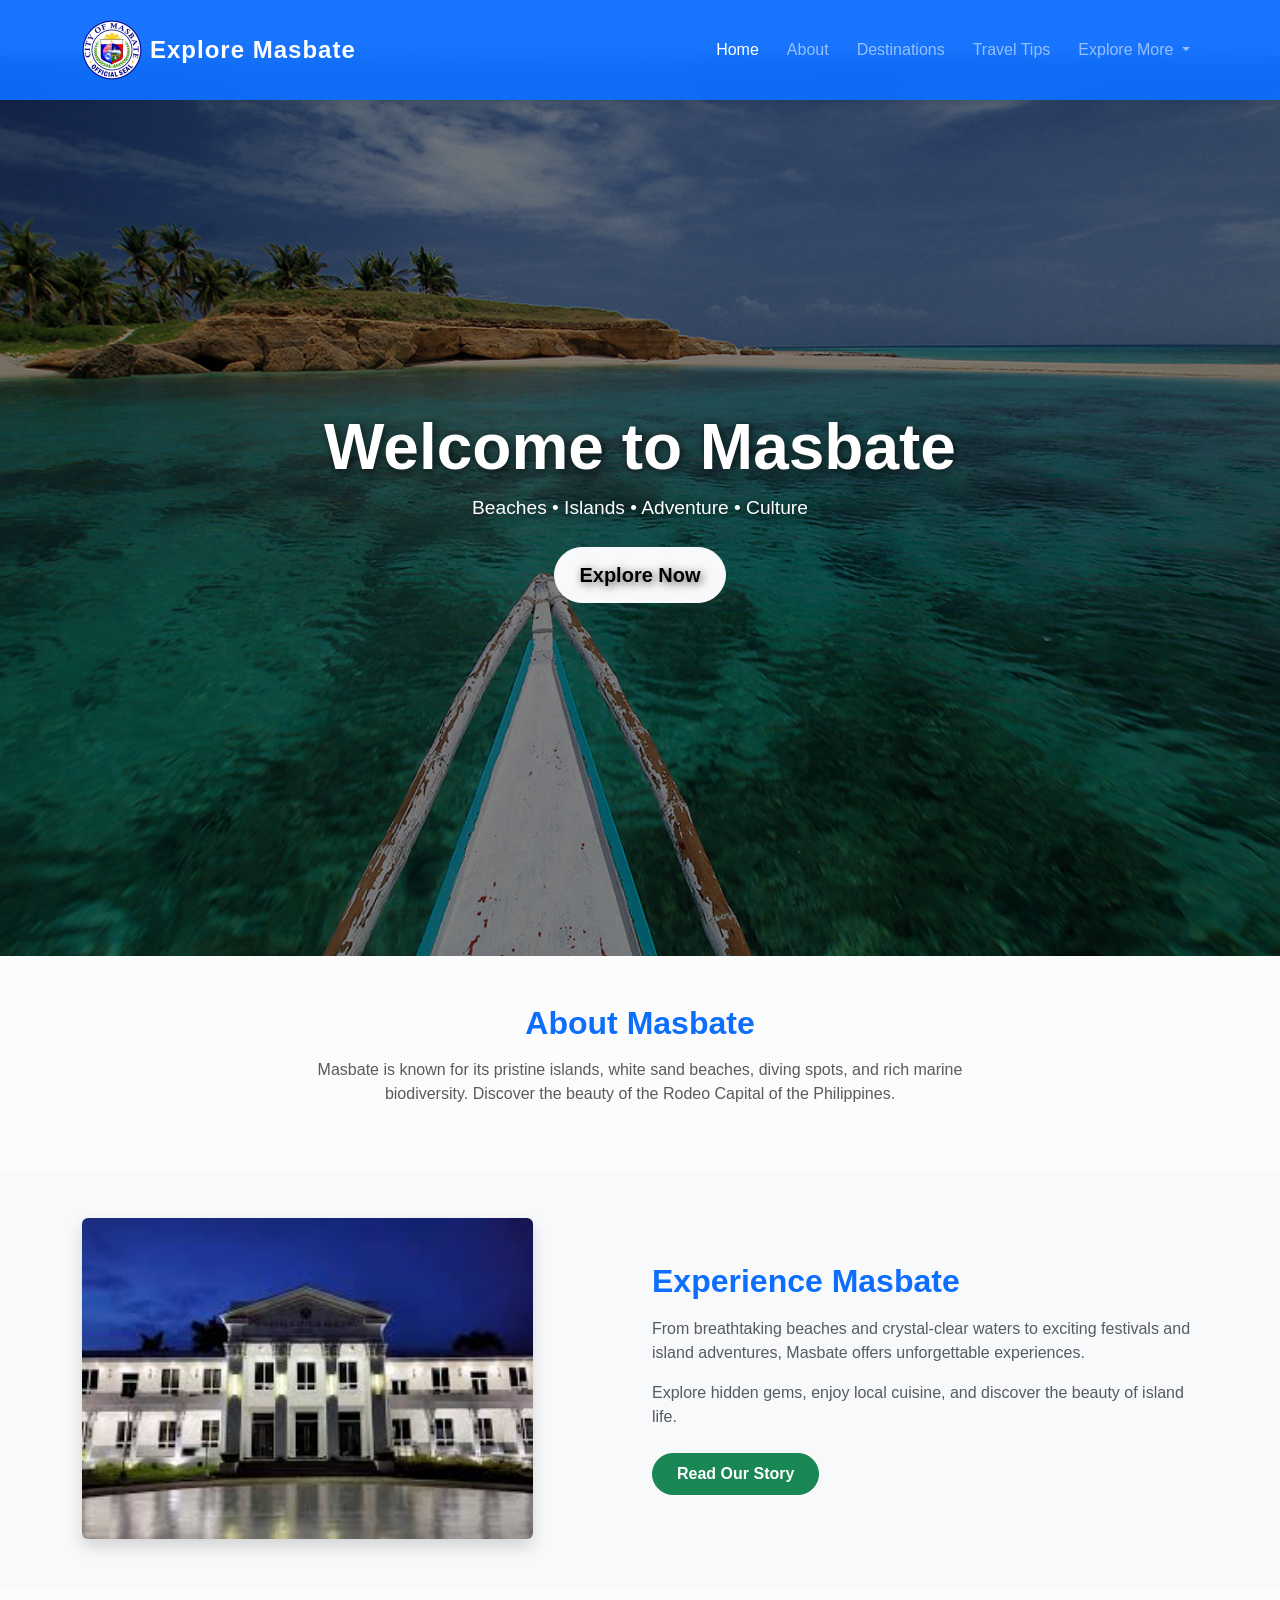
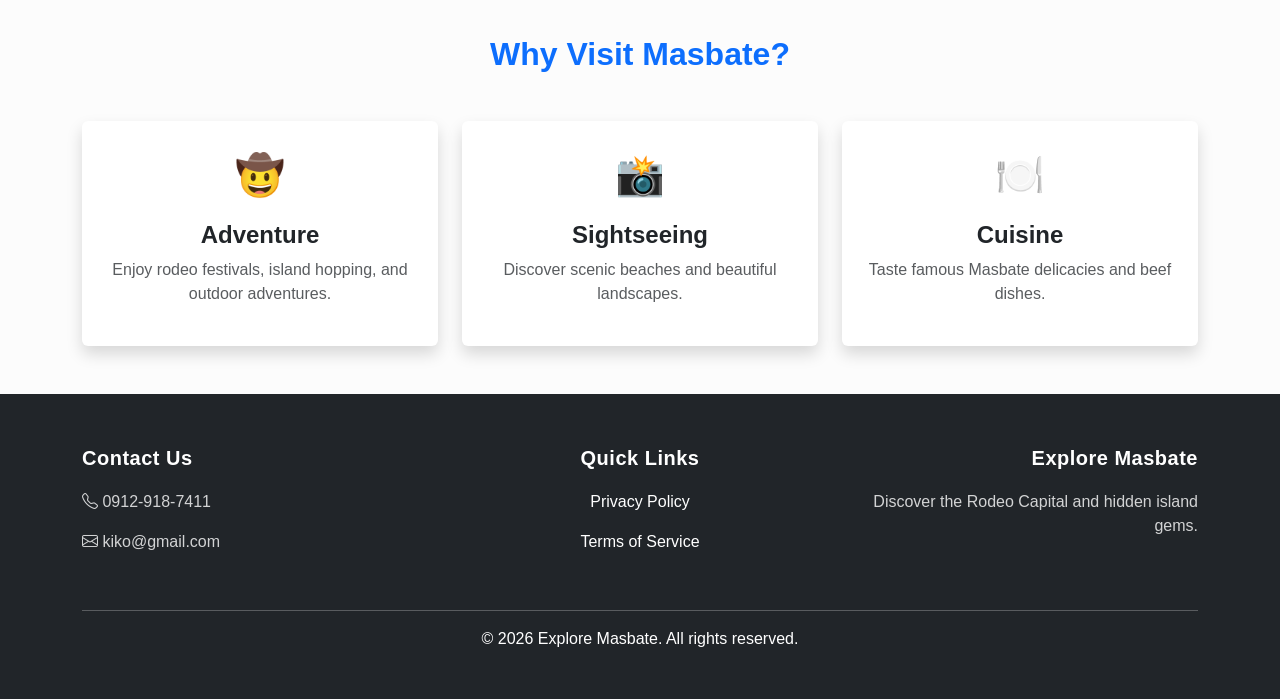
<file: index.html>
<!DOCTYPE html>
<html lang="en">
<head>
  <meta charset="UTF-8" />
  <meta name="viewport" content="width=device-width, initial-scale=1.0" />

  <title>Explore Masbate</title>

  <link
    href="https://cdn.jsdelivr.net/npm/bootstrap@5.3.2/dist/css/bootstrap.min.css"
    rel="stylesheet"
  />

  <link
    rel="stylesheet"
    href="https://cdn.jsdelivr.net/npm/bootstrap-icons@1.11.1/font/bootstrap-icons.css"
  />

  <link rel="stylesheet" href="style/style.css" />
</head>

<body>

  <nav class="navbar navbar-expand-lg navbar-dark bg-primary shadow-sm fixed-top">
    <div class="container">

      <a class="navbar-brand fw-bold d-flex align-items-center" href="index.html">
        <img
          src="image/image21.png"
          alt="Logo"
          width="60"
          class="me-2"
        />
        Explore Masbate
      </a>

      <button
        class="navbar-toggler"
        type="button"
        data-bs-toggle="collapse"
        data-bs-target="#navMenu"
      >
        <span class="navbar-toggler-icon"></span>
      </button>

      <div class="collapse navbar-collapse" id="navMenu">

        <ul class="navbar-nav ms-auto">

          <li class="nav-item">
            <a class="nav-link active" href="index.html">Home</a>
          </li>

          <li class="nav-item">
            <a class="nav-link" href="about.html">About</a>
          </li>

          <li class="nav-item">
            <a class="nav-link" href="destination.html">Destinations</a>
          </li>

          <li class="nav-item">
            <a class="nav-link" href="travel_tips.html">Travel Tips</a>
          </li>

          <li class="nav-item dropdown">

            <a
              class="nav-link dropdown-toggle"
              href="#"
              role="button"
              data-bs-toggle="dropdown"
            >
              Explore More
            </a>

            <ul class="dropdown-menu">
              <li><a class="dropdown-item" href="culture.html">Culture</a></li>
              <li><a class="dropdown-item" href="gallery.html">Gallery</a></li>
              <li><a class="dropdown-item" href="inquiry.html">Inquiry</a></li>
            </ul>

          </li>

        </ul>

      </div>
    </div>
  </nav>

  <header class="hero d-flex align-items-center text-center text-white">
    <div class="container">
      <h1 class="display-2 fw-bold">
        Welcome to Masbate
      </h1>

      <p class="lead mb-4">
        Beaches • Islands • Adventure • Culture
      </p>

      <a href="destination.html" class="btn btn-light btn-lg px-4">
        Explore Now
      </a>
    </div>
  </header>

  <section class="py-5">

    <div class="container text-center">

      <h2 class="fw-bold mb-3">
        About Masbate
      </h2>

      <p class="text-muted mx-auto" style="max-width: 700px;">
        Masbate is known for its pristine islands,
        white sand beaches, diving spots,
        and rich marine biodiversity.
        Discover the beauty of the Rodeo Capital
        of the Philippines.
      </p>

    </div>

  </section>

<section class="py-5 bg-light">
    <div class="container">
      <div class="row align-items-center justify-content-between">

        <div class="col-lg-5 mb-4 mb-lg-0">
          <img
            src="image/p3.jpg" 
            alt="Masbate Provincial Capitol"
            class="img-fluid rounded shadow w-100"
          />
        </div>

        <div class="col-lg-6">
          <h2 class="fw-bold mb-3 text-primary">
            Experience Masbate
          </h2>

          <p class="text-muted lead fs-6">
            From breathtaking beaches and crystal-clear waters
            to exciting festivals and island adventures,
            Masbate offers unforgettable experiences.
          </p>

          <p class="text-muted">
            Explore hidden gems, enjoy local cuisine,
            and discover the beauty of island life.
          </p>

          <a href="story.html" class="btn btn-success mt-2 px-4 py-2">
            Read Our Story
          </a>
        </div>

      </div>
    </div>
  </section>

  <section class="py-5">

    <div class="container text-center">

      <h2 class="fw-bold mb-5">
        Why Visit Masbate?
      </h2>

      <div class="row g-4">

        <div class="col-md-4">

          <div class="card border-0 shadow h-100 p-4">

            <div class="fs-1 mb-3">🤠</div>

            <h4 class="fw-bold">
              Adventure
            </h4>

            <p class="text-muted">
              Enjoy rodeo festivals, island hopping,
              and outdoor adventures.
            </p>

          </div>

        </div>

        <div class="col-md-4">

          <div class="card border-0 shadow h-100 p-4">

            <div class="fs-1 mb-3">📸</div>

            <h4 class="fw-bold">
              Sightseeing
            </h4>

            <p class="text-muted">
              Discover scenic beaches and beautiful landscapes.
            </p>

          </div>

        </div>

        <div class="col-md-4">

          <div class="card border-0 shadow h-100 p-4">

            <div class="fs-1 mb-3">🍽️</div>

            <h4 class="fw-bold">
              Cuisine
            </h4>

            <p class="text-muted">
              Taste famous Masbate delicacies and beef dishes.
            </p>

          </div>

        </div>

      </div>

    </div>

  </section>

  <footer class="bg-dark text-white py-5">

    <div class="container">

      <div class="row">

        <div class="col-md-4 mb-4">

          <h5 class="fw-bold">
            Contact Us
          </h5>

          <p>
            <i class="bi bi-telephone"></i>
            0912-918-7411
          </p>

          <p>
            <i class="bi bi-envelope"></i>
            kiko@gmail.com
          </p>

        </div>

        <div class="col-md-4 mb-4 text-md-center">

          <h5 class="fw-bold">
            Quick Links
          </h5>

          <p>
            <a href="#" class="text-white text-decoration-none">
              Privacy Policy
            </a>
          </p>

          <p>
            <a href="#" class="text-white text-decoration-none">
              Terms of Service
            </a>
          </p>

        </div>

        <div class="col-md-4 text-md-end">

          <h5 class="fw-bold">
            Explore Masbate
          </h5>

          <p>
            Discover the Rodeo Capital and hidden island gems.
          </p>

        </div>

      </div>

      <hr />

      <div class="text-center">
        © 2026 Explore Masbate. All rights reserved.
      </div>

    </div>

  </footer>

  <script src="https://cdn.jsdelivr.net/npm/bootstrap@5.3.2/dist/js/bootstrap.bundle.min.js"></script>

  <script src="javascript/index.js"></script>

</body>
</html>
</file>
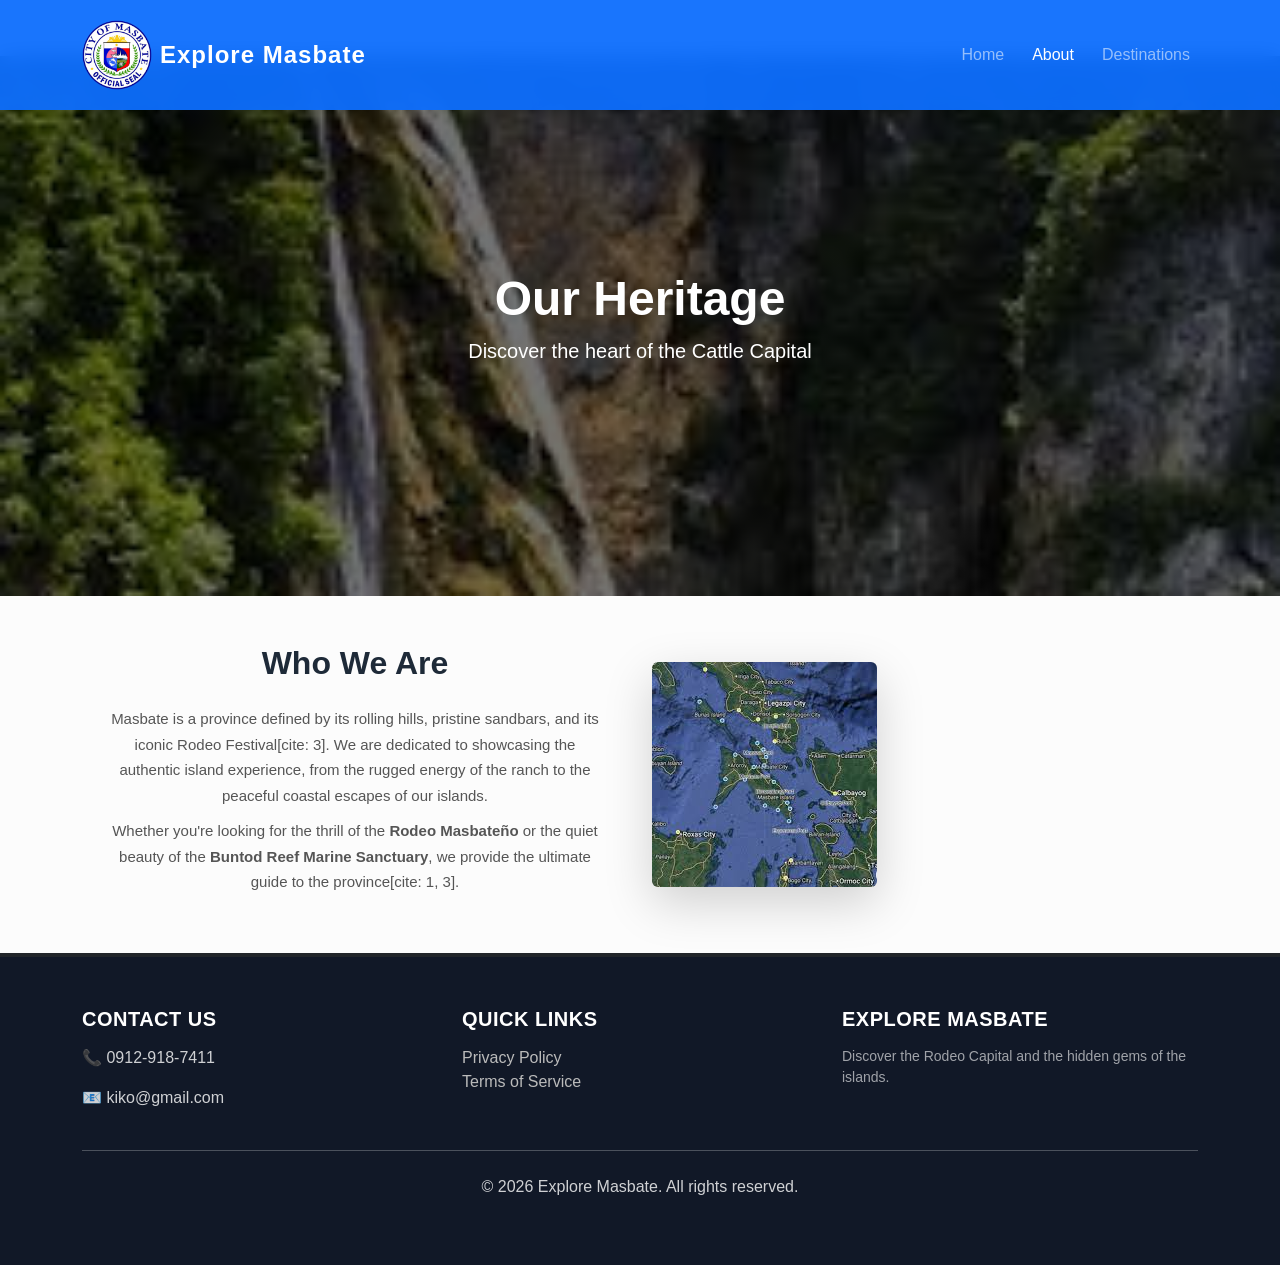
<file: about.html>
<!DOCTYPE html>
<html lang="en">
<head>
    <meta charset="utf-8">
    <meta name="viewport" content="width=device-width, initial-scale=1">
    <title>About Us | Explore Masbate</title>

    <!-- Bootstrap CSS -->
    <link href="https://cdn.jsdelivr.net/npm/bootstrap@5.3.2/dist/css/bootstrap.min.css" rel="stylesheet">
    
    <!-- Link to your external CSS -->
    <link rel="stylesheet" href="style/style.css">
</head>
<body>

    <!-- NAVBAR -->
    <nav class="navbar navbar-expand-lg navbar-dark fixed-top">
        <div class="container">
             <a class="navbar-brand fw-bold d-inline-flex align-items-center" href="#">
        <img src="image/image21.png" alt="Logo" class="me-2" style="height: 70px; width: auto; object-fit: contain;">
        Explore Masbate
      </a>
            <button class="navbar-toggler" type="button" data-bs-toggle="collapse" data-bs-target="#navMenu">
                <span class="navbar-toggler-icon"></span>
            </button>
            <div class="collapse navbar-collapse" id="navMenu">
                <ul class="navbar-nav ms-auto">
                    <li class="nav-item"><a class="nav-link" href="index.html">Home</a></li>
                    <li class="nav-item"><a class="nav-link active" href="about.html">About</a></li>
                    <li class="nav-item"><a class="nav-link" href="destination.html">Destinations</a></li>
                </ul>
            </div>
        </div>
    </nav>

    <!-- ABOUT HERO -->
    <header class="about-hero">
        <div class="container text-center text-white">
            <h1 class="display-3 fw-bold">Our Heritage</h1>
            <p class="lead">Discover the heart of the Cattle Capital</p>
        </div>
    </header>

    <!-- MAIN CONTENT -->
    <main class="container py-5">
        <div class="row align-items-center">
            <div class="col-md-6">
                <h2 class="fw-bold mb-4">Who We Are</h2>
                <p>Masbate is a province defined by its rolling hills, pristine sandbars, and its iconic Rodeo Festival[cite: 3]. We are dedicated to showcasing the authentic island experience, from the rugged energy of the ranch to the peaceful coastal escapes of our islands.</p>
                <p>Whether you're looking for the thrill of the <strong>Rodeo Masbateño</strong> or the quiet beauty of the <strong>Buntod Reef Marine Sanctuary</strong>, we provide the ultimate guide to the province[cite: 1, 3].</p>
            </div>
            <div class="col-md-6">
                <div class="about-img-frame">
                    <!-- Replace with your image path -->
                    <img src="image/p2.jpg" class="img-fluid rounded shadow-lg" alt="About Masbate">
                </div>
            </div>
        </div>
    </main>

    <!-- FOOTER (Matches your screenshot theme) -->
    <footer class="footer-wide">
        <div class="container">
            <div class="row">
                <div class="col-md-4">
                    <h5 class="footer-heading">CONTACT US</h5>
                    <p>📞 0912-918-7411</p>
                    <p>📧 kiko@gmail.com</p>
                </div>
                <div class="col-md-4">
                    <h5 class="footer-heading">QUICK LINKS</h5>
                    <ul class="list-unstyled">
                        <li><a href="#">Privacy Policy</a></li>
                        <li><a href="#">Terms of Service</a></li>
                    </ul>
                </div>
                <div class="col-md-4">
                    <h5 class="footer-heading">EXPLORE MASBATE</h5>
                    <p class="small opacity-75">Discover the Rodeo Capital and the hidden gems of the islands.</p>
                </div>
            </div>
            <hr class="my-4 border-light opacity-25">
            <div class="text-center">
                <p>© 2026 Explore Masbate. All rights reserved.</p>
            </div>
        </div>
    </footer>

    <!-- Bootstrap JS -->
    <script src="https://cdn.jsdelivr.net/npm/bootstrap@5.3.2/dist/js/bootstrap.bundle.min.js"></script>
    
    <!-- Link to your external JS -->
    <script src="javascript/index.js"></script>

</body>
</html>
</file>
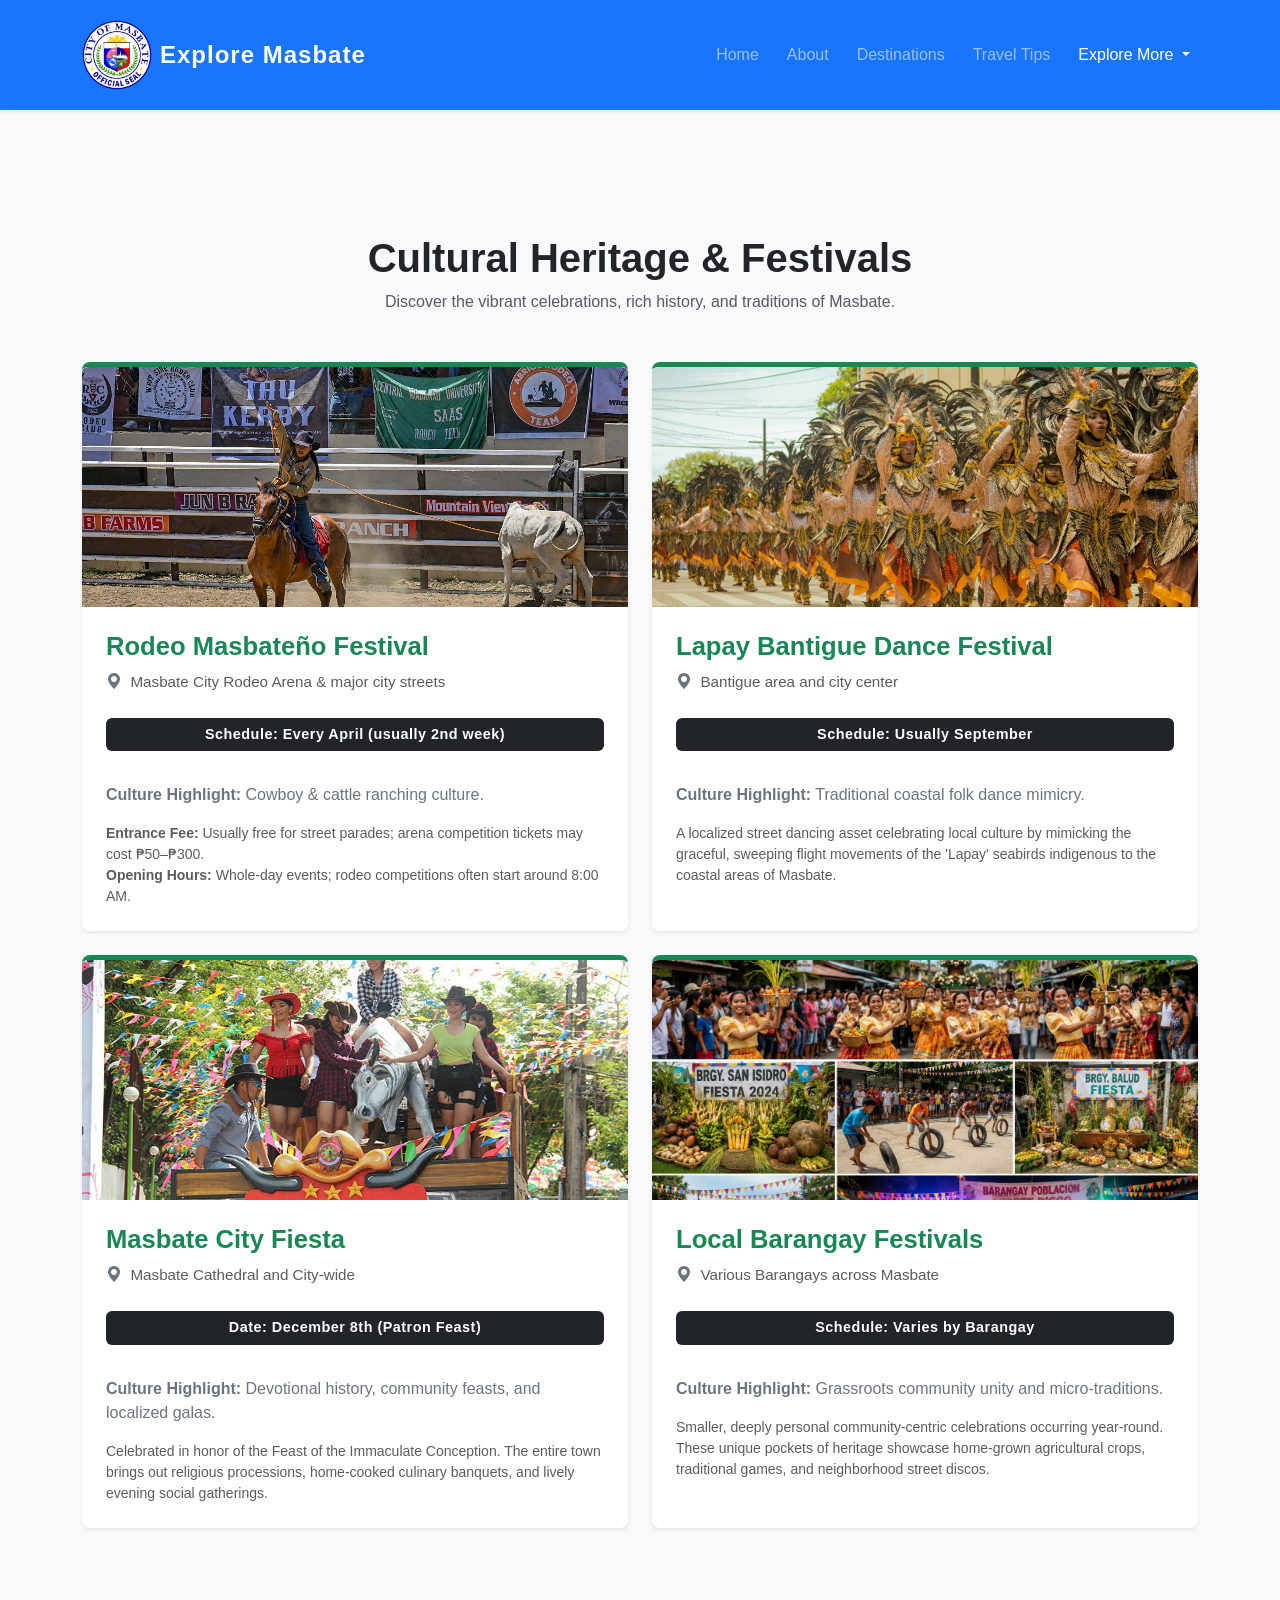
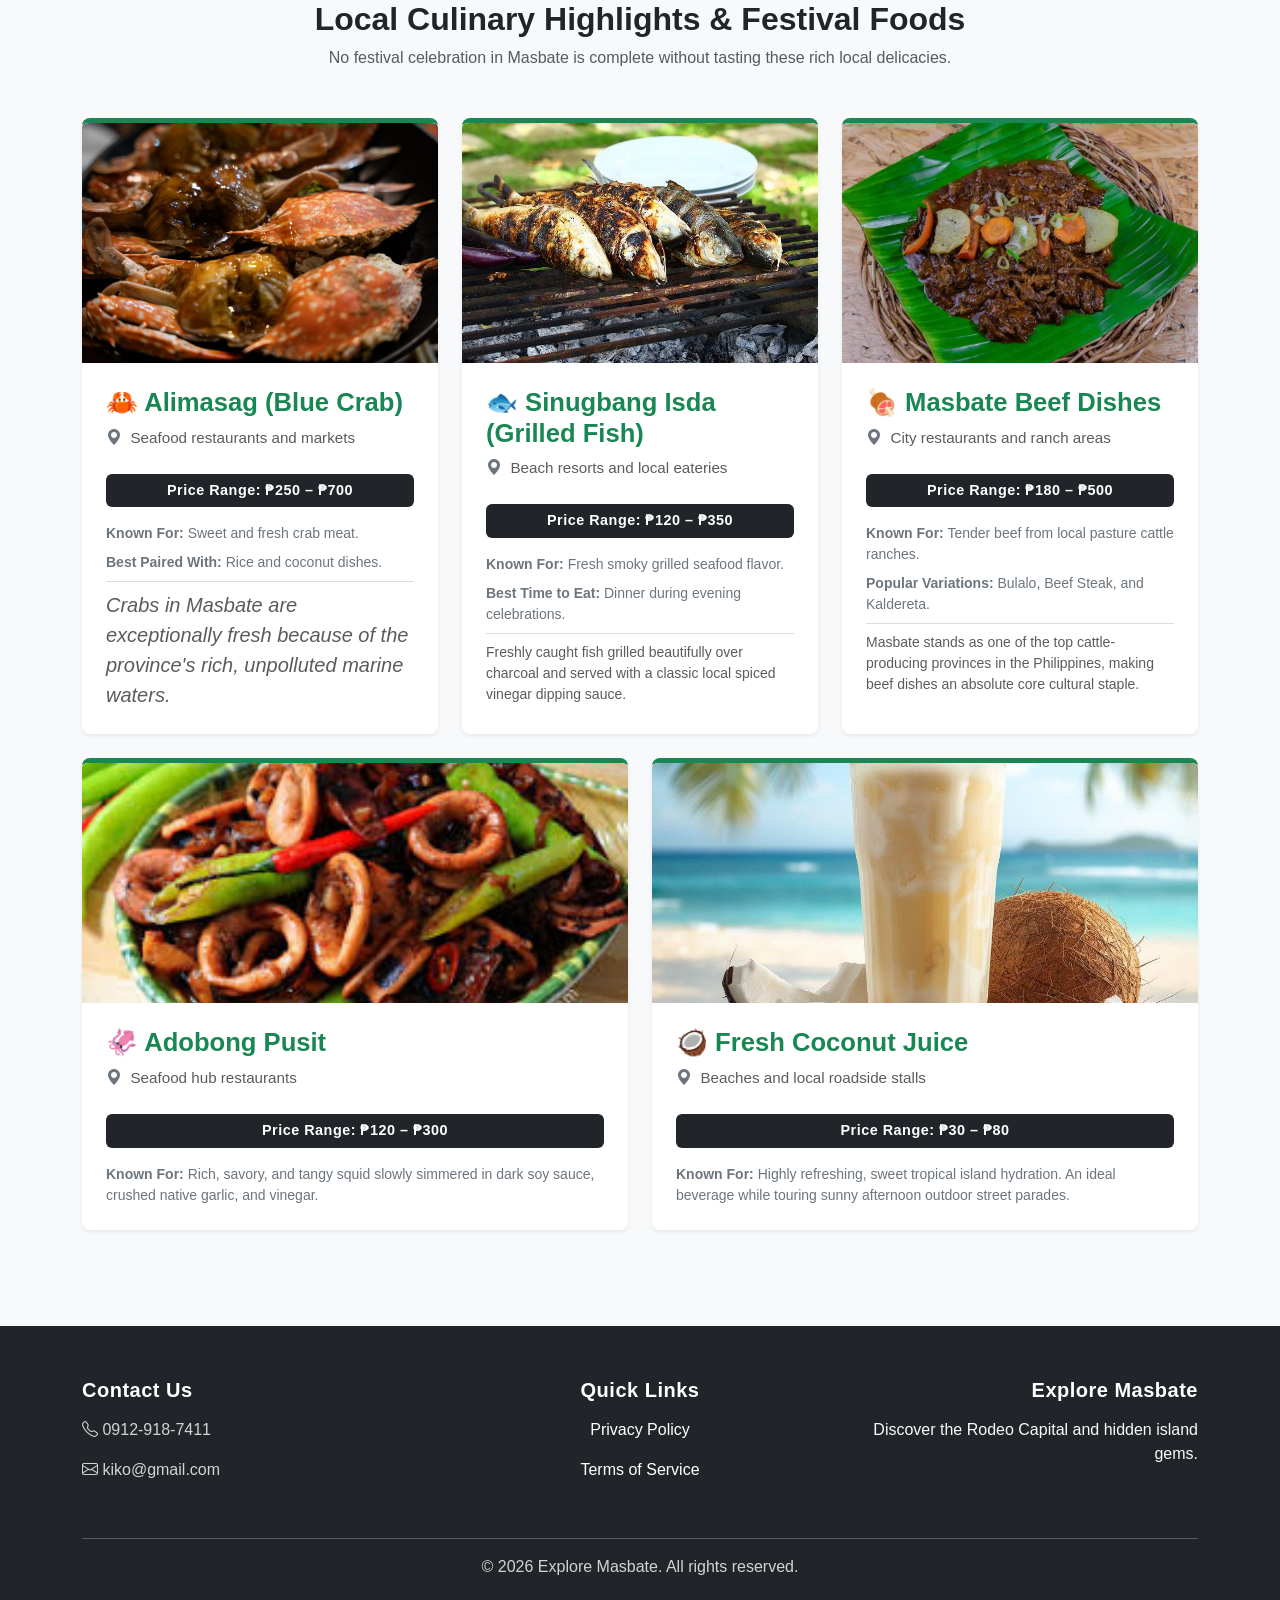
<file: culture.html>
<!DOCTYPE html>
<html lang="en">
<head>
  <meta charset="UTF-8">
  <meta name="viewport" content="width=device-width, initial-scale=1.0">
  <title>Culture | Explore Masbate</title>

  <link href="https://cdn.jsdelivr.net/npm/bootstrap@5.3.2/dist/css/bootstrap.min.css" rel="stylesheet">

  <link rel="stylesheet" href="https://cdn.jsdelivr.net/npm/bootstrap-icons@1.11.1/font/bootstrap-icons.css">

  <link rel="stylesheet" href="style/style.css">
</head>
<body class="bg-light">

  <nav class="navbar navbar-expand-lg navbar-dark bg-primary shadow-sm fixed-top">
    <div class="container">

      <a class="navbar-brand fw-bold d-inline-flex align-items-center" href="index.html">
        <img src="image/image21.png" alt="Logo" class="me-2" style="height: 70px; width: auto; object-fit: contain;">
        Explore Masbate
      </a>

      <button class="navbar-toggler"
              type="button"
              data-bs-toggle="collapse"
              data-bs-target="#navMenu">
        <span class="navbar-toggler-icon"></span>
      </button>

      <div class="collapse navbar-collapse" id="navMenu">
        <ul class="navbar-nav ms-auto">

          <li class="nav-item">
            <a class="nav-link" href="index.html">
              Home
            </a>
          </li>

          <li class="nav-item">
            <a class="nav-link" href="about.html">
              About
            </a>
          </li>

          <li class="nav-item">
            <a class="nav-link" href="destination.html">
              Destinations
            </a>
          </li>
          
          <li class="nav-item">
            <a class="nav-link" href="travel_tips.html">
              Travel Tips
            </a>
          </li>

          <li class="nav-item dropdown">
            <a class="nav-link dropdown-toggle active"
               href="#"
               role="button"
               data-bs-toggle="dropdown">
              Explore More
            </a>

            <ul class="dropdown-menu">
              <li>
                <a class="dropdown-item active" href="culture.html">
                  Culture
                </a>
              </li>
              <li>
                <a class="dropdown-item" href="gallery.html">
                  Gallery
                </a>
              </li>
              <li>
                <a class="dropdown-item" href="Inquiry.html">
                  Inquiry
                </a>
              </li>
            </ul>
          </li>

        </ul>
      </div>
    </div>
  </nav>

  <div style="margin-top: 130px;"></div>

  <div class="container py-5">
    
    <div class="text-center mb-5">
      <h1 class="fw-bold text-dark">Cultural Heritage & Festivals</h1>
      <p class="text-muted">Discover the vibrant celebrations, rich history, and traditions of Masbate.</p>
    </div>

    <div class="row g-4 mb-5">

      <div class="col-12 col-md-6">
        <div class="card h-100 custom-culture-card shadow-sm border-0">
          <div class="card-img-container">
            <img src="image/image22.jpg" class="card-img-top img-fluid" alt="Rodeo Masbateño Festival">
          </div>
          <div class="card-body p-4">
            <h3 class="card-title fw-bold">Rodeo Masbateño Festival</h3>
            
            <div class="location-wrapper text-muted my-2">
              <i class="bi bi-geo-alt-fill me-1"></i>
              <span>Masbate City Rodeo Arena & major city streets</span>
            </div>

            <div class="custom-badge-pill my-3">
              Schedule: Every April (usually 2nd week)
            </div>

            <div class="card-text text-secondary mt-3">
              <p><strong>Culture Highlight:</strong> Cowboy & cattle ranching culture.</p>
              <p class="small text-muted mb-0">
                <strong>Entrance Fee:</strong> Usually free for street parades; arena competition tickets may cost ₱50–₱300.<br>
                <strong>Opening Hours:</strong> Whole-day events; rodeo competitions often start around 8:00 AM.
              </p>
            </div>
          </div>
        </div>
      </div>

      <div class="col-12 col-md-6">
        <div class="card h-100 custom-culture-card shadow-sm border-0">
          <div class="card-img-container">
            <img src="image/image23.jpg" class="card-img-top img-fluid" alt="Lapay Bantigue Dance Festival">
          </div>
          <div class="card-body p-4">
            <h3 class="card-title fw-bold">Lapay Bantigue Dance Festival</h3>
            
            <div class="location-wrapper text-muted my-2">
              <i class="bi bi-geo-alt-fill me-1"></i>
              <span>Bantigue area and city center</span>
            </div>

            <div class="custom-badge-pill my-3">
              Schedule: Usually September
            </div>

            <div class="card-text text-secondary mt-3">
              <p><strong>Culture Highlight:</strong> Traditional coastal folk dance mimicry.</p>
              <p class="small text-muted mb-0">
                A localized street dancing asset celebrating local culture by mimicking the graceful, sweeping flight movements of the 'Lapay' seabirds indigenous to the coastal areas of Masbate.
              </p>
            </div>
          </div>
        </div>
      </div>

      <div class="col-12 col-md-6">
        <div class="card h-100 custom-culture-card shadow-sm border-0">
          <div class="card-img-container">
            <img src="image/image24.jpg" class="card-img-top img-fluid" alt="Masbate City Fiesta">
          </div>
          <div class="card-body p-4">
            <h3 class="card-title fw-bold">Masbate City Fiesta</h3>
            
            <div class="location-wrapper text-muted my-2">
              <i class="bi bi-geo-alt-fill me-1"></i>
              <span>Masbate Cathedral and City-wide</span>
            </div>

            <div class="custom-badge-pill my-3">
              Date: December 8th (Patron Feast)
            </div>

            <div class="card-text text-secondary mt-3">
              <p><strong>Culture Highlight:</strong> Devotional history, community feasts, and localized galas.</p>
              <p class="small text-muted mb-0">
                Celebrated in honor of the Feast of the Immaculate Conception. The entire town brings out religious processions, home-cooked culinary banquets, and lively evening social gatherings.
              </p>
            </div>
          </div>
        </div>
      </div>

      <div class="col-12 col-md-6">
        <div class="card h-100 custom-culture-card shadow-sm border-0">
          <div class="card-img-container">
            <img src="image/image25.png" class="card-img-top img-fluid" alt="Local Barangay Festivals">
          </div>
          <div class="card-body p-4">
            <h3 class="card-title fw-bold">Local Barangay Festivals</h3>
            
            <div class="location-wrapper text-muted my-2">
              <i class="bi bi-geo-alt-fill me-1"></i>
              <span>Various Barangays across Masbate</span>
            </div>

            <div class="custom-badge-pill my-3">
              Schedule: Varies by Barangay
            </div>

            <div class="card-text text-secondary mt-3">
              <p><strong>Culture Highlight:</strong> Grassroots community unity and micro-traditions.</p>
              <p class="small text-muted mb-0">
                Smaller, deeply personal community-centric celebrations occurring year-round. These unique pockets of heritage showcase home-grown agricultural crops, traditional games, and neighborhood street discos.
              </p>
            </div>
          </div>
        </div>
      </div>

    </div>


    <div class="text-center mb-5 mt-5 pt-4">
      <h2 class="fw-bold text-dark">Local Culinary Highlights & Festival Foods</h2>
      <p class="text-muted">No festival celebration in Masbate is complete without tasting these rich local delicacies.</p>
    </div>

    <div class="row g-4">

      <div class="col-12 col-md-4">
        <div class="card h-100 custom-culture-card shadow-sm border-0">
          <div class="card-img-container">
            <img src="image/image26.jpg" class="card-img-top img-fluid" alt="Alimasag Blue Crab">
          </div>
          <div class="card-body p-4">
            <h4 class="card-title fw-bold">🦀 Alimasag (Blue Crab)</h4>
            
            <div class="location-wrapper text-muted my-2">
              <i class="bi bi-geo-alt-fill me-1"></i>
              <span>Seafood restaurants and markets</span>
            </div>

            <div class="custom-badge-pill my-3">
              Price Range: ₱250 – ₱700
            </div>

            <div class="card-text text-secondary small">
              <p class="mb-2"><strong>Known For:</strong> Sweet and fresh crab meat.</p>
              <p class="mb-2"><strong>Best Paired With:</strong> Rice and coconut dishes.</p>
              <hr class="my-2">
              <p class="text-muted italic mb-0">Crabs in Masbate are exceptionally fresh because of the province's rich, unpolluted marine waters.</p>
            </div>
          </div>
        </div>
      </div>

      <div class="col-12 col-md-4">
        <div class="card h-100 custom-culture-card shadow-sm border-0">
          <div class="card-img-container">
            <img src="image/image27.jpg" class="card-img-top img-fluid" alt="Sinugbang Isda">
          </div>
          <div class="card-body p-4">
            <h4 class="card-title fw-bold">🐟 Sinugbang Isda (Grilled Fish)</h4>
            
            <div class="location-wrapper text-muted my-2">
              <i class="bi bi-geo-alt-fill me-1"></i>
              <span>Beach resorts and local eateries</span>
            </div>

            <div class="custom-badge-pill my-3">
              Price Range: ₱120 – ₱350
            </div>

            <div class="card-text text-secondary small">
              <p class="mb-2"><strong>Known For:</strong> Fresh smoky grilled seafood flavor.</p>
              <p class="mb-2"><strong>Best Time to Eat:</strong> Dinner during evening celebrations.</p>
              <hr class="my-2">
              <p class="text-muted mb-0">Freshly caught fish grilled beautifully over charcoal and served with a classic local spiced vinegar dipping sauce.</p>
            </div>
          </div>
        </div>
      </div>

      <div class="col-12 col-md-4">
        <div class="card h-100 custom-culture-card shadow-sm border-0">
          <div class="card-img-container">
            <img src="image/image28.jpg" class="card-img-top img-fluid" alt="Masbate Beef Steak">
          </div>
          <div class="card-body p-4">
            <h4 class="card-title fw-bold">🍖 Masbate Beef Dishes</h4>
            
            <div class="location-wrapper text-muted my-2">
              <i class="bi bi-geo-alt-fill me-1"></i>
              <span>City restaurants and ranch areas</span>
            </div>

            <div class="custom-badge-pill my-3">
              Price Range: ₱180 – ₱500
            </div>

            <div class="card-text text-secondary small">
              <p class="mb-2"><strong>Known For:</strong> Tender beef from local pasture cattle ranches.</p>
              <p class="mb-2"><strong>Popular Variations:</strong> Bulalo, Beef Steak, and Kaldereta.</p>
              <hr class="my-2">
              <p class="text-muted mb-0">Masbate stands as one of the top cattle-producing provinces in the Philippines, making beef dishes an absolute core cultural staple.</p>
            </div>
          </div>
        </div>
      </div>

      <div class="col-12 col-md-6">
        <div class="card h-100 custom-culture-card shadow-sm border-0">
          <div class="card-img-container">
            <img src="image/image29.jpg" class="card-img-top img-fluid" alt="Adobong Pusit">
          </div>
          <div class="card-body p-4">
            <h4 class="card-title fw-bold">🦑 Adobong Pusit</h4>
            
            <div class="location-wrapper text-muted my-2">
              <i class="bi bi-geo-alt-fill me-1"></i>
              <span>Seafood hub restaurants</span>
            </div>

            <div class="custom-badge-pill my-3">
              Price Range: ₱120 – ₱300
            </div>

            <div class="card-text text-secondary small">
              <p class="mb-0"><strong>Known For:</strong> Rich, savory, and tangy squid slowly simmered in dark soy sauce, crushed native garlic, and vinegar.</p>
            </div>
          </div>
        </div>
      </div>

      <div class="col-12 col-md-6">
        <div class="card h-100 custom-culture-card shadow-sm border-0">
          <div class="card-img-container">
            <img src="image/image30.jpg" class="card-img-top img-fluid" alt="Fresh Coconut Juice">
          </div>
          <div class="card-body p-4">
            <h4 class="card-title fw-bold">🥥 Fresh Coconut Juice</h4>
            
            <div class="location-wrapper text-muted my-2">
              <i class="bi bi-geo-alt-fill me-1"></i>
              <span>Beaches and local roadside stalls</span>
            </div>

            <div class="custom-badge-pill my-3">
              Price Range: ₱30 – ₱80
            </div>

            <div class="card-text text-secondary small">
              <p class="mb-0"><strong>Known For:</strong> Highly refreshing, sweet tropical island hydration. An ideal beverage while touring sunny afternoon outdoor street parades.</p>
            </div>
          </div>
        </div>
      </div>

    </div>

  </div>

  <footer class="bg-dark text-white py-5 mt-5">
    <div class="container">
      <div class="row">
        
        <div class="col-md-4 mb-4">
          <h5 class="fw-bold mb-3">Contact Us</h5>
          <p><i class="bi bi-telephone"></i> 0912-918-7411</p>
          <p><i class="bi bi-envelope"></i> kiko@gmail.com</p>
        </div>

        <div class="col-md-4 mb-4 text-md-center">
          <h5 class="fw-bold mb-3">Quick Links</h5>
          <p><a href="#" class="text-white text-decoration-none">Privacy Policy</a></p>
          <p><a href="#" class="text-white text-decoration-none">Terms of Service</a></p>
        </div>

        <div class="col-md-4 text-md-end">
          <h5 class="fw-bold mb-3">Explore Masbate</h5>
          <p class="text-light">
            Discover the Rodeo Capital and hidden island gems.
          </p>
        </div>

      </div>

      <hr class="border-light">

      <div class="text-center">
        <p class="mb-0">
          © 2026 Explore Masbate. All rights reserved.
        </p>
      </div>

    </div>
  </footer>

  <script src="https://cdn.jsdelivr.net/npm/bootstrap@5.3.2/dist/js/bootstrap.bundle.min.js"></script>

  <script src="javascript/index.js"></script>

</body>
</html>
</file>
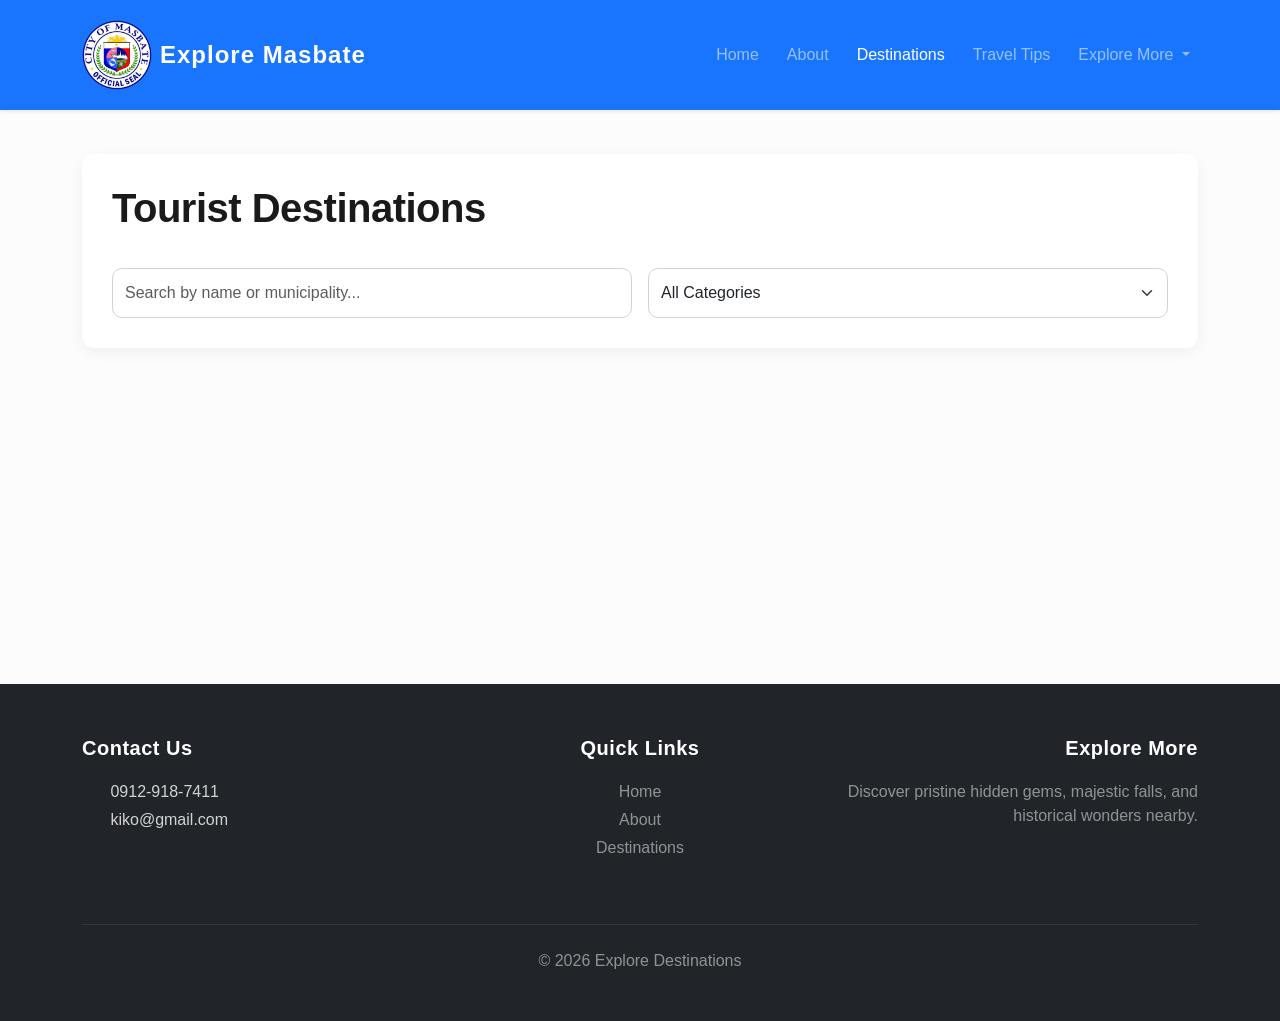
<file: destination.html>
<!DOCTYPE html>
<html lang="en">
<head>
  <meta charset="UTF-8" />
  <meta name="viewport" content="width=device-width, initial-scale=1.0"/>
  <title>Explore Destinations</title>

  <!-- Bootstrap -->
  <link href="https://cdn.jsdelivr.net/npm/bootstrap@5.3.3/dist/css/bootstrap.min.css" rel="stylesheet"/>

  <!-- Bootstrap Icons -->
  <link rel="stylesheet" href="https://cdn.jsdelivr.net/npm/bootstrap-icons@1.11.3/font/bootstrap-icons.css"/>

  <!-- Custom CSS -->
  <link rel="stylesheet" href="style/style.css"/>
</head>

<body>

<!-- NAVBAR -->
<nav class="navbar navbar-expand-lg navbar-dark bg-dark shadow-sm fixed-top">
  <div class="container">

    <a class="navbar-brand fw-bold d-inline-flex align-items-center" href="#">
      <img src="image/image21.png"
           alt="Logo"
           class="me-2"
           style="height: 70px; width: auto; object-fit: contain;">
      Explore Masbate
    </a>

    <button class="navbar-toggler"
            type="button"
            data-bs-toggle="collapse"
            data-bs-target="#navMenu">
      <span class="navbar-toggler-icon"></span>
    </button>

    <div class="collapse navbar-collapse" id="navMenu">
      <ul class="navbar-nav ms-auto">

        <li class="nav-item">
          <a class="nav-link" href="index.html">Home</a>
        </li>

        <li class="nav-item">
          <a class="nav-link" href="about.html">About</a>
        </li>

        <li class="nav-item">
          <a class="nav-link active" href="destination.html">Destinations</a>
        </li>

        <li class="nav-item">
          <a class="nav-link" href="travel_tips.html">Travel Tips</a>
        </li>

        <li class="nav-item dropdown">
          <a class="nav-link dropdown-toggle"
             href="#"
             role="button"
             data-bs-toggle="dropdown">
            Explore More
          </a>

          <ul class="dropdown-menu">
            <li><a class="dropdown-item" href="culture.html">Culture</a></li>
            <li><a class="dropdown-item" href="gallery.html">Gallery</a></li>
            <li><a class="dropdown-item" href="inquiry.html">Inquiry</a></li>
          </ul>
        </li>

      </ul>
    </div>
  </div>
</nav>

<!-- SPACING FOR FIXED NAVBAR -->
<div style="height: 100px;"></div>

<!-- MAIN CONTENT -->
<div class="container py-5">

  <!-- SEARCH + FILTER -->
  <div class="search-section-header mb-4">

    <h2 class="custom-page-title">Tourist Destinations</h2>

    <div class="row g-3 mt-2">

      <!-- SEARCH -->
      <div class="col-md-6">
        <input
          type="text"
          id="destinationSearch"
          class="form-control custom-search-input"
          placeholder="Search by name or municipality..."
        />
      </div>

      <!-- FILTER -->
      <div class="col-md-6">
        <select id="categoryFilter" class="form-select custom-select-filter">

          <option value="all">All Categories</option>
          <option value="beach">Beach</option>
          <option value="park">Nature & Parks</option>
          <option value="waterfall">Waterfalls</option>
          <option value="lighthouse">Lighthouses</option>
          <option value="historical">Historical</option>

        </select>
      </div>

    </div>
  </div>

  <!-- DESTINATION GRID -->
  <div class="row g-4" id="destinationsGrid"></div>

  <!-- NO RESULTS -->
  <div id="noResultsMessage" class="text-center py-5 d-none">

    <i class="bi bi-exclamation-circle text-muted fs-1"></i>

    <p class="mt-2 text-muted fw-semibold">
      No destinations match your criteria.
    </p>

  </div>

</div>

<!-- FOOTER -->
<footer class="bg-dark text-white py-5 mt-5">

  <div class="container">

    <div class="row">

      <!-- CONTACT -->
      <div class="col-md-4 mb-4">

        <h5>Contact Us</h5>

        <p class="mb-1">
          <i class="bi bi-telephone text-muted me-2"></i>
          0912-918-7411
        </p>

        <p>
          <i class="bi bi-envelope text-muted me-2"></i>
          kiko@gmail.com
        </p>

      </div>

      <!-- QUICK LINKS -->
      <div class="col-md-4 text-center mb-4">

        <h5>Quick Links</h5>

        <p class="mb-1">
          <a href="index.html" class="text-white-50 text-decoration-none">
            Home
          </a>
        </p>

        <p class="mb-1">
          <a href="about.html" class="text-white-50 text-decoration-none">
            About
          </a>
        </p>

        <p>
          <a href="destination.html" class="text-white-50 text-decoration-none">
            Destinations
          </a>
        </p>

      </div>

      <!-- DESCRIPTION -->
      <div class="col-md-4 text-md-end">

        <h5>Explore More</h5>

        <p class="text-white-50">
          Discover pristine hidden gems, majestic falls,
          and historical wonders nearby.
        </p>

      </div>

    </div>

    <hr class="border-secondary my-4"/>

    <p class="text-center text-white-50 mb-0">
      © 2026 Explore Destinations
    </p>

  </div>
</footer>

<!-- Bootstrap JS -->
<script src="https://cdn.jsdelivr.net/npm/bootstrap@5.3.3/dist/js/bootstrap.bundle.min.js"></script>

<!-- YOUR JAVASCRIPT -->
<script src="javascript/index.js"></script>

</body>
</html>
</file>
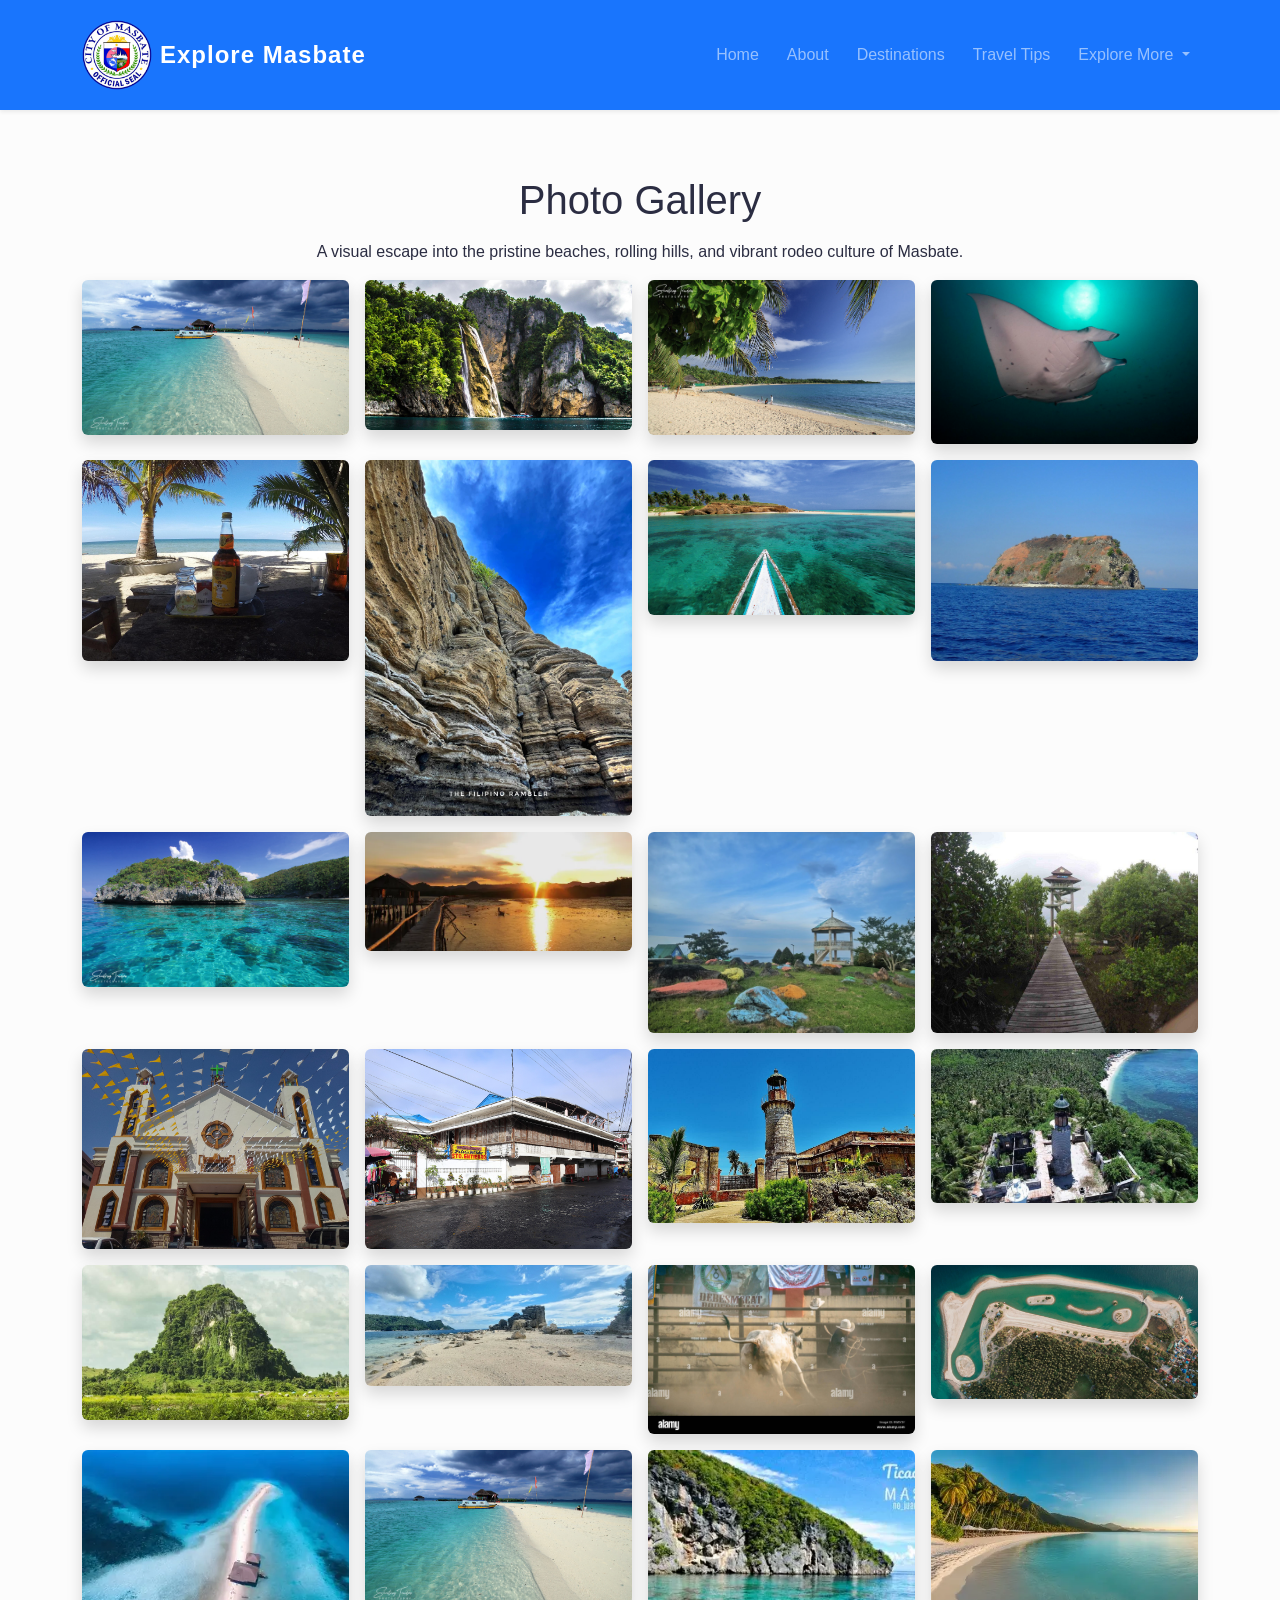
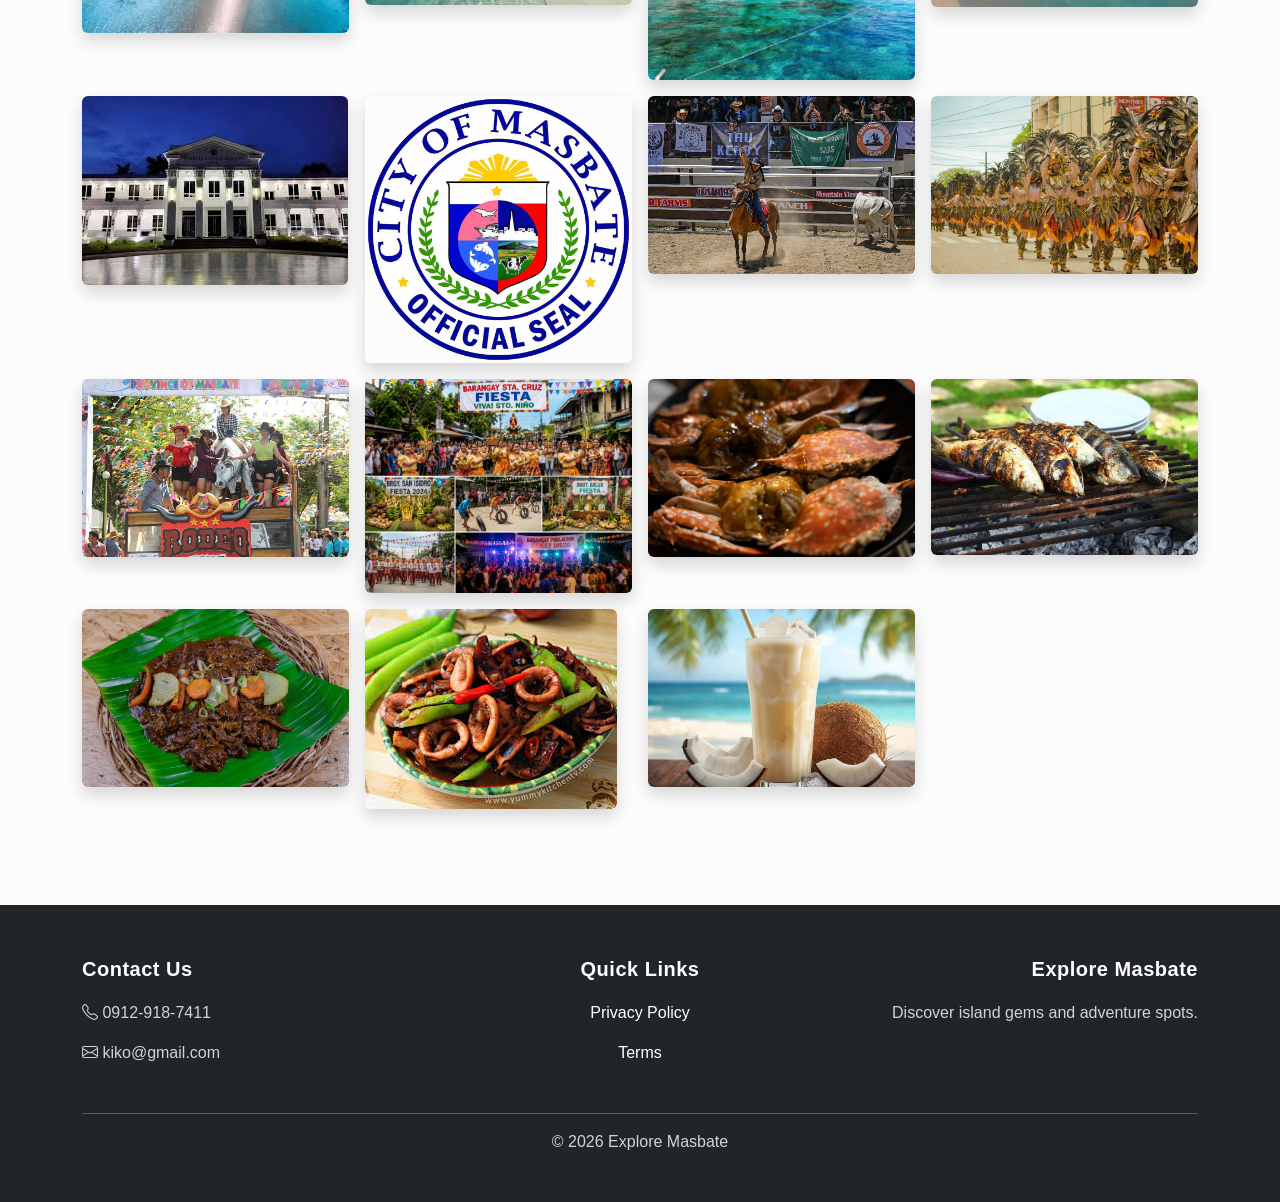
<file: gallery.html>
<!DOCTYPE html>
<html lang="en">
<head>
  <meta charset="UTF-8">
  <meta name="viewport" content="width=device-width, initial-scale=1.0">

  <title>Gallery | Explore Masbate</title>

  <link href="https://cdn.jsdelivr.net/npm/bootstrap@5.3.3/dist/css/bootstrap.min.css" rel="stylesheet">

  <link rel="stylesheet" href="https://cdn.jsdelivr.net/npm/bootstrap-icons@1.11.1/font/bootstrap-icons.css">

  <link rel="stylesheet" href="style/style.css">

</head>

<body>

<nav class="navbar navbar-expand-lg navbar-dark bg-primary shadow-sm fixed-top">
  <div class="container">

     <a class="navbar-brand fw-bold d-inline-flex align-items-center" href="#">
        <img src="image/image21.png" alt="Logo" class="me-2" style="height: 70px; width: auto; object-fit: contain;">
        Explore Masbate
      </a>

    <button class="navbar-toggler" type="button" data-bs-toggle="collapse" data-bs-target="#navMenu">
      <span class="navbar-toggler-icon"></span>
    </button>

    <div class="collapse navbar-collapse" id="navMenu">
      <ul class="navbar-nav ms-auto">

        <li class="nav-item">
          <a class="nav-link" href="index.html">Home</a>
        </li>

        <li class="nav-item">
          <a class="nav-link" href="about.html">About</a>
        </li>

        <li class="nav-item">
          <a class="nav-link" href="destination.html">Destinations</a>
        </li>

         <li class="nav-item">
            <a class="nav-link" href="travel_tips.html">
              Travel Tips
            </a>
          </li>

        <li class="nav-item dropdown">
          <a class="nav-link dropdown-toggle" href="#" role="button" data-bs-toggle="dropdown">
            Explore More
          </a>
          <ul class="dropdown-menu">
            <li><a class="dropdown-item" href="culture.html">Culture</a></li>
            <li><a class="dropdown-item" href="gallery.html">Gallery</a></li>
            <li><a class="dropdown-item" href="Inquiry.html">Inquiry</a></li>
          </ul>
        </li>

      </ul>
    </div>

  </div>
</nav>

<br><br><br>

<div class="container py-5">

  <div class="text-center gallery-title-container">
    <h1 class="custom-gallery-title">Photo Gallery</h1>
    <p class="custom-gallery-subtitle mt-3">A visual escape into the pristine beaches, rolling hills, and vibrant rodeo culture of Masbate.</p>
  </div>

  <div class="row g-3">

    <div class="col-6 col-md-4 col-lg-3">
      <a href="image/image1.jpg">
        <img src="image/image1.jpg" class="img-fluid rounded shadow gallery-img">
      </a>
    </div>

    <div class="col-6 col-md-4 col-lg-3">
      <a href="image/image2.jpg">
        <img src="image/image2.jpg" class="img-fluid rounded shadow gallery-img">
      </a>
    </div>
  
    <div class="col-6 col-md-4 col-lg-3">
      <a href="image/image3.jpg">
        <img src="image/image3.jpg" class="img-fluid rounded shadow gallery-img">
      </a>
    </div>

    <div class="col-6 col-md-4 col-lg-3">
      <a href="image/image4.jpg">
        <img src="image/image4.jpg" class="img-fluid rounded shadow gallery-img">
      </a>
    </div>  

    <div class="col-6 col-md-4 col-lg-3">
      <a href="image/image5.jpg">
        <img src="image/image5.jpg" class="img-fluid rounded shadow gallery-img">
      </a>
    </div>

    <div class="col-6 col-md-4 col-lg-3">
      <a href="image/image6.jpg">
        <img src="image/image6.jpg" class="img-fluid rounded shadow gallery-img">
      </a>
    </div>

    <div class="col-6 col-md-4 col-lg-3">
      <a href="image/image7.jpg">
        <img src="image/image7.jpg" class="img-fluid rounded shadow gallery-img">
      </a>
    </div>

    <div class="col-6 col-md-4 col-lg-3">
      <a href="image/image8.jpg">
        <img src="image/image8.jpg" class="img-fluid rounded shadow gallery-img">
      </a>
    </div>

    <div class="col-6 col-md-4 col-lg-3">
      <a href="image/image9.jpg">
        <img src="image/image9.jpg" class="img-fluid rounded shadow gallery-img">
      </a>
    </div>

    <div class="col-6 col-md-4 col-lg-3">
      <a href="image/image10.webp">
        <img src="image/image10.webp" class="img-fluid rounded shadow gallery-img">
      </a>
    </div>

    <div class="col-6 col-md-4 col-lg-3">
      <a href="image/image11.webp">
        <img src="image/image11.webp" class="img-fluid rounded shadow gallery-img">
      </a>
    </div>

    <div class="col-6 col-md-4 col-lg-3">
      <a href="image/image12.jpg">
        <img src="image/image12.jpg" class="img-fluid rounded shadow gallery-img">
      </a>
    </div>

    <div class="col-6 col-md-4 col-lg-3">
      <a href="image/image13.jpg">
        <img src="image/image13.jpg" class="img-fluid rounded shadow gallery-img">
      </a>
    </div>

    <div class="col-6 col-md-4 col-lg-3">
      <a href="image/image14.jpg">
        <img src="image/image14.jpg" class="img-fluid rounded shadow gallery-img">
      </a>
    </div>

    <div class="col-6 col-md-4 col-lg-3">
      <a href="image/image15.jpg">
        <img src="image/image15.jpg" class="img-fluid rounded shadow gallery-img">
      </a>
    </div>

    <div class="col-6 col-md-4 col-lg-3">
      <a href="image/image16.png">
        <img src="image/image16.png" class="img-fluid rounded shadow gallery-img">
      </a>
    </div>

    <div class="col-6 col-md-4 col-lg-3">
      <a href="image/image17.png">
        <img src="image/image17.png" class="img-fluid rounded shadow gallery-img">
      </a>
    </div>

    <div class="col-6 col-md-4 col-lg-3">
      <a href="image/image18.jpg">
        <img src="image/image18.jpg" class="img-fluid rounded shadow gallery-img">
      </a>
    </div>

    <div class="col-6 col-md-4 col-lg-3">
      <a href="image/image19.jpg">
        <img src="image/image19.jpg" class="img-fluid rounded shadow gallery-img">
      </a>
    </div>

    <div class="col-6 col-md-4 col-lg-3">
      <a href="image/image20.jpg">
        <img src="image/image20.jpg" class="img-fluid rounded shadow gallery-img">
      </a>
    </div>

    <div class="col-6 col-md-4 col-lg-3">
      <a href="image/2.webp">
        <img src="image/2.webp" class="img-fluid rounded shadow gallery-img">
      </a>
    </div>

    <div class="col-6 col-md-4 col-lg-3">
      <a href="image/image1.jpg">
        <img src="image/image1.jpg" class="img-fluid rounded shadow gallery-img">
      </a>
    </div>

    <div class="col-6 col-md-4 col-lg-3">
      <a href="image/3.webp">
        <img src="image/3.webp" class="img-fluid rounded shadow gallery-img">
      </a>
    </div>

    <div class="col-6 col-md-4 col-lg-3">
      <a href="image/4.webp">
        <img src="image/4.webp" class="img-fluid rounded shadow gallery-img">
      </a>
    </div>

    <div class="col-6 col-md-4 col-lg-3">
      <a href="image/p3.jpg">
        <img src="image/p3.jpg" class="img-fluid rounded shadow gallery-img">
      </a>
    </div>

     <div class="col-6 col-md-4 col-lg-3">
      <a href="image/image21.png">
        <img src="image/image21.png" class="img-fluid rounded shadow gallery-img">
      </a>
    </div>

    <div class="col-6 col-md-4 col-lg-3">
      <a href="image/image22.jpg">
        <img src="image/image22.jpg" class="img-fluid rounded shadow gallery-img">
      </a>
    </div>


    <div class="col-6 col-md-4 col-lg-3">
      <a href="image/image23.jpg">
        <img src="image/image23.jpg" class="img-fluid rounded shadow gallery-img">
      </a>
    </div>

    <div class="col-6 col-md-4 col-lg-3">
      <a href="image/image24.jpg">
        <img src="image/image24.jpg" class="img-fluid rounded shadow gallery-img">
      </a>
    </div>

    <div class="col-6 col-md-4 col-lg-3">
      <a href="image/25.png">
        <img src="image/image25.png" class="img-fluid rounded shadow gallery-img">
      </a>
    </div>

    <div class="col-6 col-md-4 col-lg-3">
      <a href="image/image26.jpg">
        <img src="image/image26.jpg" class="img-fluid rounded shadow gallery-img">
      </a>
    </div>

    <div class="col-6 col-md-4 col-lg-3">
      <a href="image/image27.jpg">
        <img src="image/image27.jpg" class="img-fluid rounded shadow gallery-img">
      </a>
    </div>

    <div class="col-6 col-md-4 col-lg-3">
      <a href="image/image28.jpg">
        <img src="image/image28.jpg" class="img-fluid rounded shadow gallery-img">
      </a>
    </div>

    <div class="col-6 col-md-4 col-lg-3">
      <a href="image/image29.jpg">
        <img src="image/image29.jpg" class="img-fluid rounded shadow gallery-img">
      </a>
    </div>

    <div class="col-6 col-md-4 col-lg-3">
      <a href="image/image30.jpg">
        <img src="image/image30.jpg" class="img-fluid rounded shadow gallery-img">
      </a>
    </div>
    
  </div>
</div>

<footer class="bg-dark text-white py-5 mt-5">
  <div class="container">
    <div class="row">

      <div class="col-md-4 mb-3">
        <h5>Contact Us</h5>
        <p><i class="bi bi-telephone"></i> 0912-918-7411</p>
        <p><i class="bi bi-envelope"></i> kiko@gmail.com</p>
      </div>

      <div class="col-md-4 text-center mb-3">
        <h5>Quick Links</h5>
        <p><a href="#" class="text-white text-decoration-none">Privacy Policy</a></p>
        <p><a href="#" class="text-white text-decoration-none">Terms</a></p>
      </div>

      <div class="col-md-4 text-end mb-3">
        <h5>Explore Masbate</h5>
        <p>Discover island gems and adventure spots.</p>
      </div>

    </div>

    <hr class="border-light">

    <p class="text-center mb-0">© 2026 Explore Masbate</p>
  </div>
</footer>

<script src="https://cdn.jsdelivr.net/npm/bootstrap@5.3.3/dist/js/bootstrap.bundle.min.js"></script>
<script src="javascript/index.js"></script>

</body>
</html>
</file>
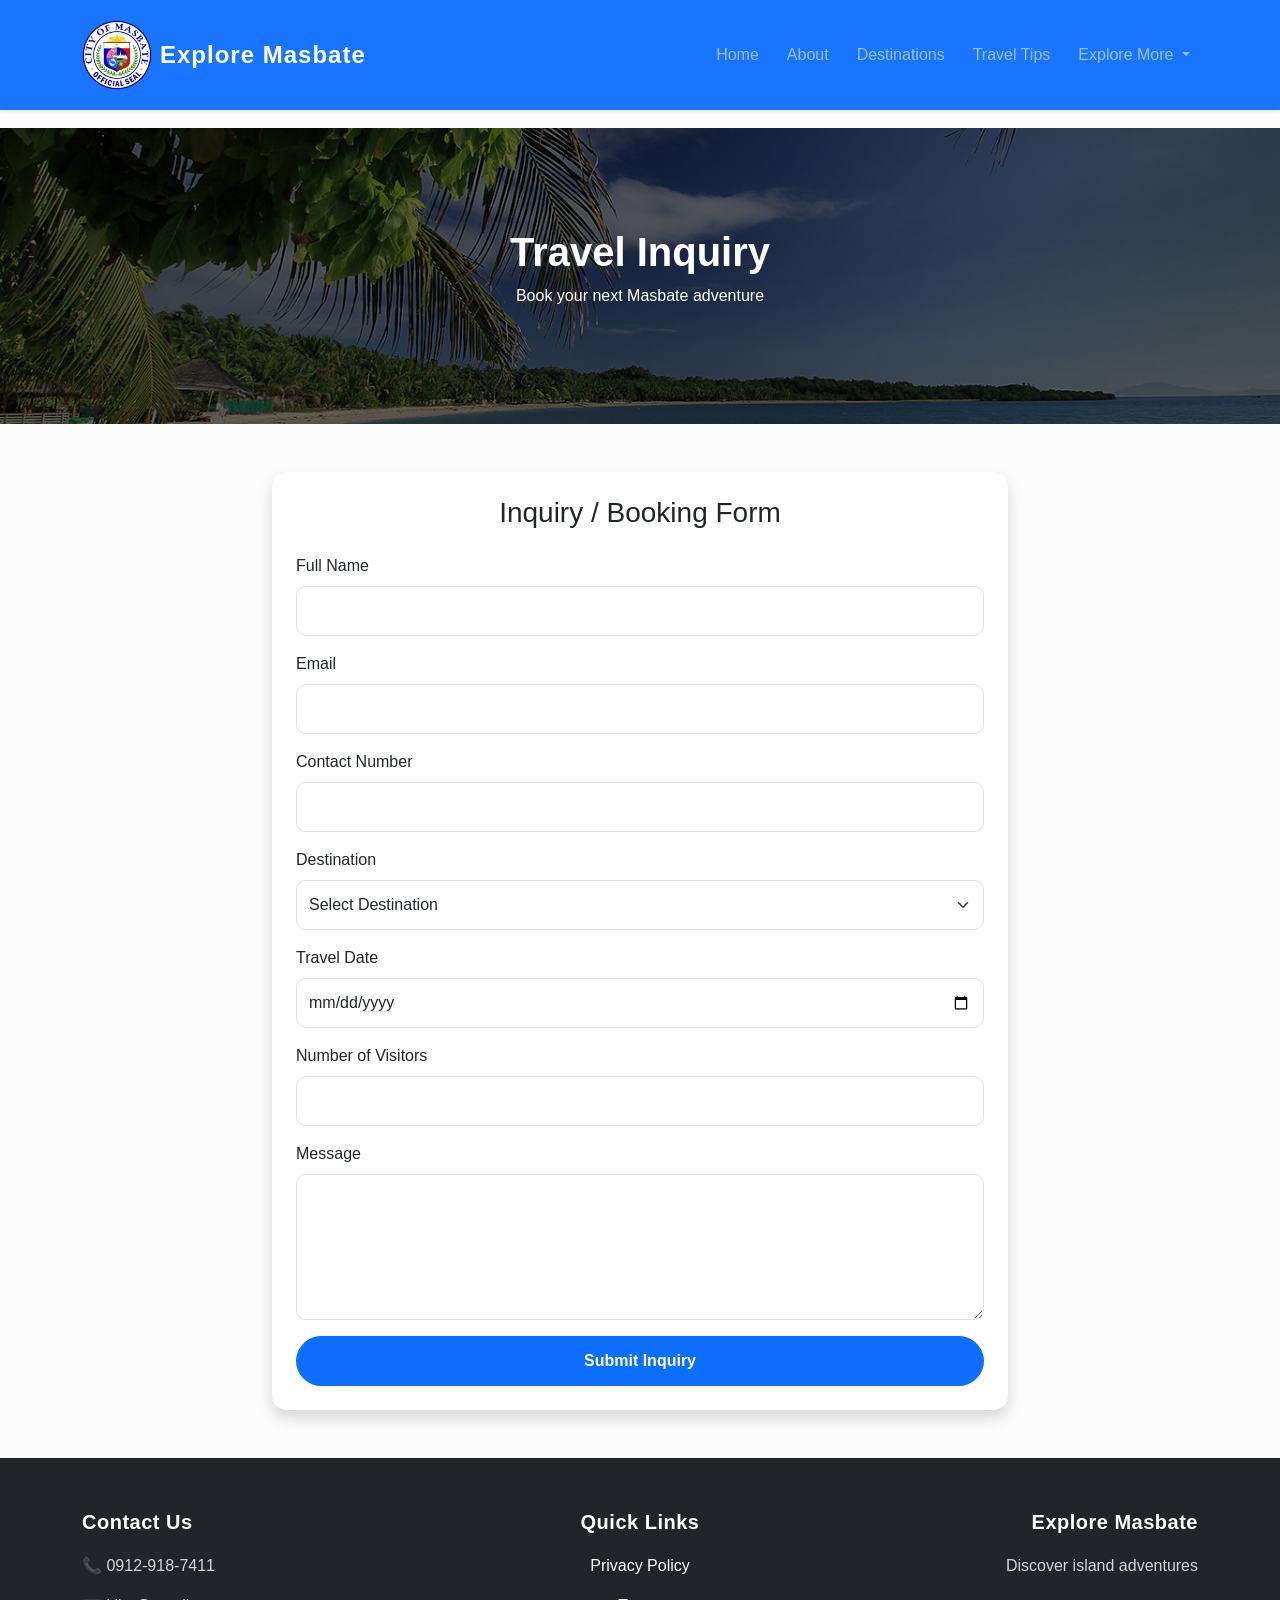
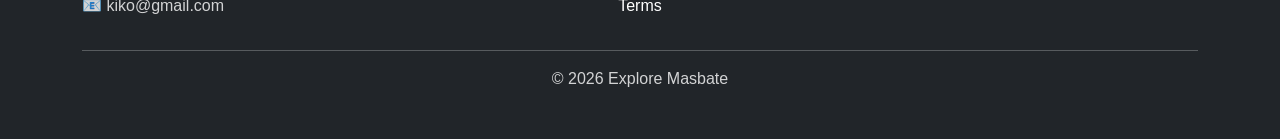
<file: inquiry.html>
<!DOCTYPE html>
<html lang="en">
<head>
  <meta charset="UTF-8">
  <meta name="viewport" content="width=device-width, initial-scale=1.0">

  <title>Inquiry | Explore Masbate</title>

  <!-- Bootstrap -->
  <link href="https://cdn.jsdelivr.net/npm/bootstrap@5.3.3/dist/css/bootstrap.min.css" rel="stylesheet">

  <!-- Bootstrap Icons -->
  <link rel="stylesheet" href="https://cdn.jsdelivr.net/npm/bootstrap-icons@1.11.1/font/bootstrap-icons.css">

  <!-- External CSS -->
  <link rel="stylesheet" href="style/style.css">
</head>

<body>

<!-- NAVBAR -->
<nav class="navbar navbar-expand-lg navbar-dark bg-primary fixed-top shadow-sm">

  <div class="container">

     <a class="navbar-brand fw-bold d-inline-flex align-items-center" href="#">
        <img src="image/image21.png" alt="Logo" class="me-2" style="height: 70px; width: auto; object-fit: contain;">
        Explore Masbate
      </a>

    <button class="navbar-toggler"
            data-bs-toggle="collapse"
            data-bs-target="#navMenu">

      <span class="navbar-toggler-icon"></span>

    </button>

    <div class="collapse navbar-collapse" id="navMenu">

      <ul class="navbar-nav ms-auto">

        <li class="nav-item">
          <a class="nav-link" href="index.html">Home</a>
        </li>

        <li class="nav-item">
          <a class="nav-link" href="about.html">About</a>
        </li>

        <li class="nav-item">
          <a class="nav-link" href="destination.html">
            Destinations
          </a>
        </li>

         <li class="nav-item">
            <a class="nav-link" href="travel_tips.html">
              Travel Tips
            </a>
          </li>

             <li class="nav-item dropdown">

            <a class="nav-link dropdown-toggle"
               href="#"
               role="button"
               data-bs-toggle="dropdown">

              Explore More
            </a>

            <ul class="dropdown-menu">

              <li>
                <a class="dropdown-item" href="culture.html">
                  Culture
                </a>
              </li>

              <li>
                <a class="dropdown-item" href="gallery.html">
                  Gallery
                </a>
              </li>

              <li>
                <a class="dropdown-item" href="Inquiry.html">
                  Inquiry
                </a>
              </li>

            </ul>
          </li>

      </ul>

    </div>

  </div>

</nav>

<br><br><br>

<!-- HERO -->
<section class="inquiry-hero text-center text-white">

  <div class="container">

    <h1 class="fw-bold">Travel Inquiry</h1>
    <p>Book your next Masbate adventure</p>

  </div>

</section>

<!-- FORM -->
<section class="container py-5">

  <div class="row justify-content-center">

    <div class="col-lg-8">

      <div class="card inquiry-card shadow p-4">

        <h3 class="text-center mb-4">
          Inquiry / Booking Form
        </h3>

        <form id="inquiryForm">

          <!-- NAME -->
          <div class="mb-3">
            <label class="form-label">Full Name</label>

            <input type="text"
                   class="form-control"
                   id="fullName">

            <small class="error" id="nameError"></small>
          </div>

          <!-- EMAIL -->
          <div class="mb-3">
            <label class="form-label">Email</label>

            <input type="email"
                   class="form-control"
                   id="email">

            <small class="error" id="emailError"></small>
          </div>

          <!-- CONTACT -->
          <div class="mb-3">
            <label class="form-label">Contact Number</label>

            <input type="text"
                   class="form-control"
                   id="contact">

            <small class="error" id="contactError"></small>
          </div>

          <!-- DESTINATION -->
          <div class="mb-3">

            <label class="form-label">
              Destination
            </label>

            <select class="form-select" id="destination">

              <option value="">Select Destination</option>

              <option>Buntod Sandbar</option>
              <option>Ticao Island</option>
              <option>Manta Bowl Shoal</option>
              <option>Palani White Beach</option>
              <option>Sombrero Island</option>

            </select>

            <small class="error" id="destinationError"></small>

          </div>

          <!-- DATE -->
          <div class="mb-3">

            <label class="form-label">
              Travel Date
            </label>

            <input type="date"
                   class="form-control"
                   id="travelDate">

            <small class="error" id="dateError"></small>

          </div>

          <!-- VISITORS -->
          <div class="mb-3">

            <label class="form-label">
              Number of Visitors
            </label>

            <input type="number"
                   class="form-control"
                   id="visitors">

            <small class="error" id="visitorError"></small>

          </div>

          <!-- MESSAGE -->
          <div class="mb-3">

            <label class="form-label">
              Message
            </label>

            <textarea class="form-control"
                      rows="5"
                      id="message"></textarea>

            <small class="error" id="messageError"></small>

          </div>

          <!-- BUTTON -->
          <button type="submit"
                  class="btn btn-primary w-100">

            Submit Inquiry

          </button>

        </form>

      </div>

    </div>

  </div>

</section>

<!-- FOOTER -->
<footer class="bg-dark text-white py-5">

  <div class="container">

    <div class="row">

      <div class="col-md-4">
        <h5>Contact Us</h5>
        <p>📞 0912-918-7411</p>
        <p>📧 kiko@gmail.com</p>
      </div>

      <div class="col-md-4 text-center">
        <h5>Quick Links</h5>
        <p><a href="#" class="text-white text-decoration-none">Privacy Policy</a></p>
        <p><a href="#" class="text-white text-decoration-none">Terms</a></p>
      </div>

      <div class="col-md-4 text-end">
        <h5>Explore Masbate</h5>
        <p>Discover island adventures</p>
      </div>

    </div>

    <hr class="border-light">

    <p class="text-center mb-0">
      © 2026 Explore Masbate
    </p>

  </div>

</footer>

<!-- Bootstrap JS -->
<script src="https://cdn.jsdelivr.net/npm/bootstrap@5.3.3/dist/js/bootstrap.bundle.min.js"></script>

<!-- External JS -->
<script src="javascript/index.js"></script>

</body>
</html>
</file>
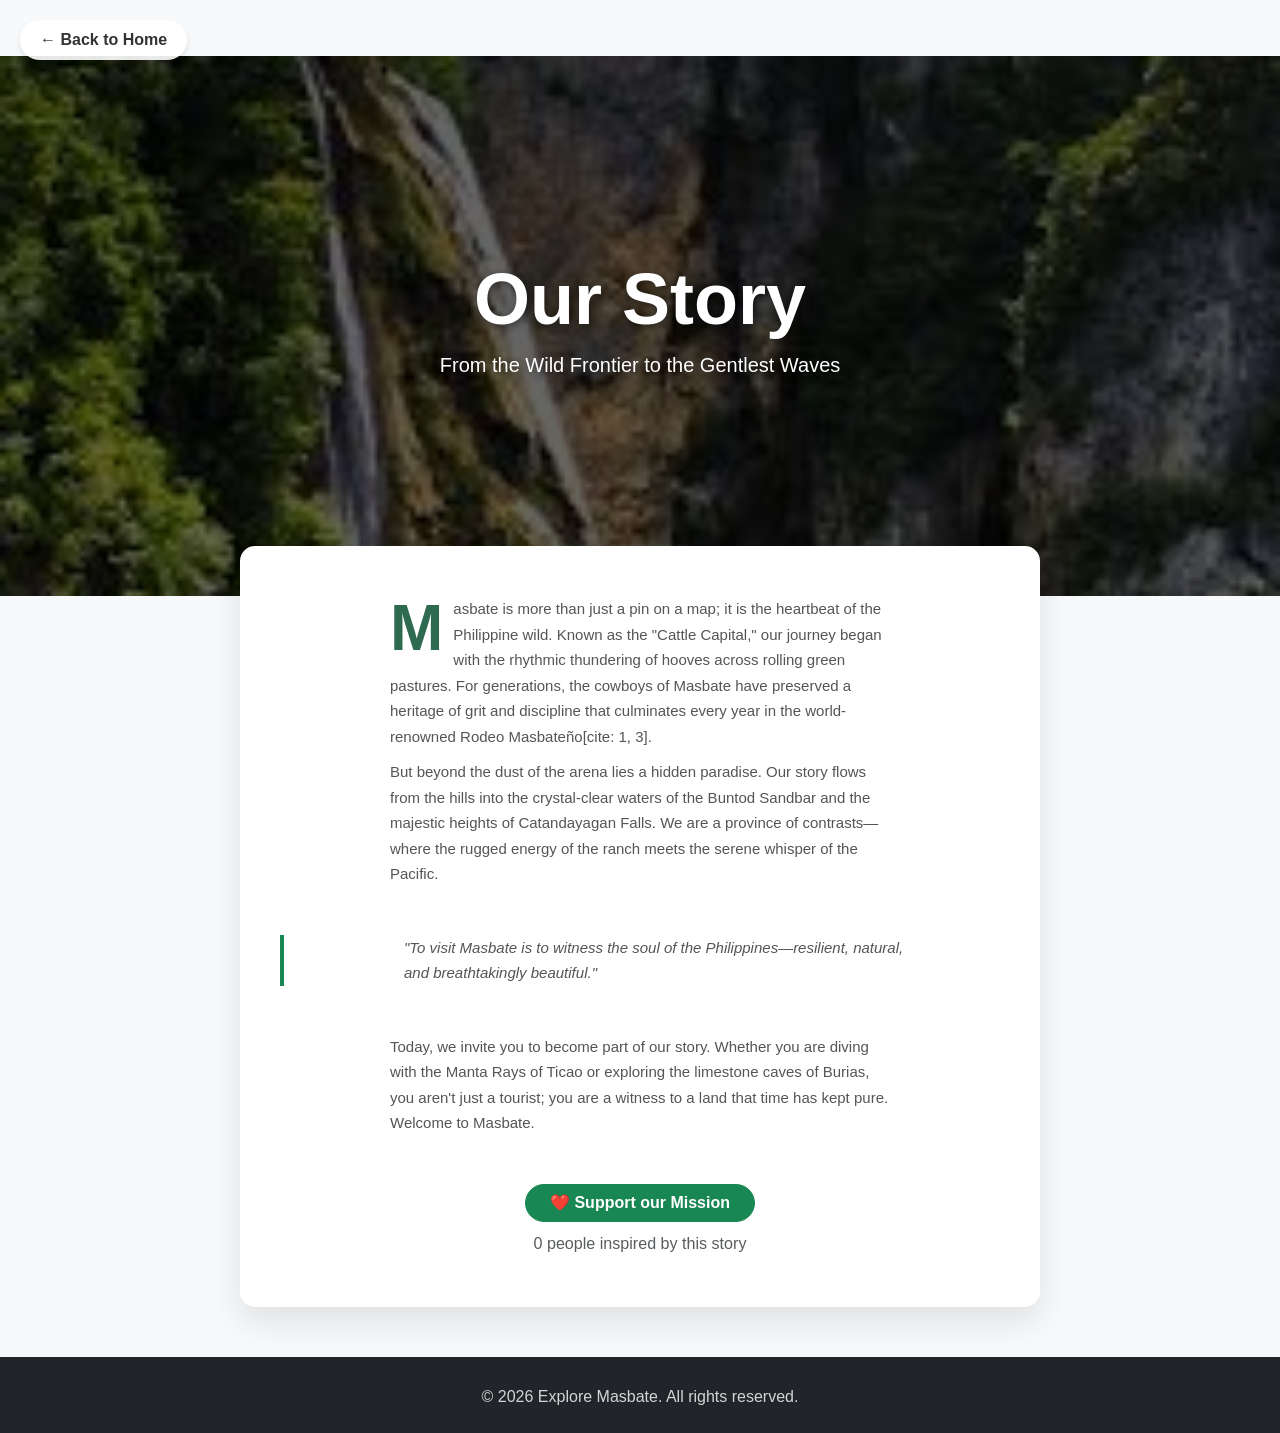
<file: story.html>
<!DOCTYPE html>
<html lang="en">
<head>
    <meta charset="utf-8">
    <meta name="viewport" content="width=device-width, initial-scale=1">
    <title>The Masbate Story | Explore Masbate</title>

    <!-- Bootstrap CSS -->
    <link href="https://cdn.jsdelivr.net/npm/bootstrap@5.3.2/dist/css/bootstrap.min.css" rel="stylesheet">
    
    <!-- Link to your separate CSS file -->
    <link rel="stylesheet" href="style/style.css">
</head>
<body class="bg-light">

    <!-- Back to Home Button -->
    <a href="index.html" class="back-btn">← Back to Home</a>
    
    <!-- Top Banner -->
    <header class="story-header text-center">
        <div>
            <h1 class="display-2 fw-bold">Our Story</h1>
            <p class="lead">From the Wild Frontier to the Gentlest Waves</p>
        </div>
    </header>

    <!-- Main Content Area -->
    <main class="container">
        <article class="story-content">
            <p>
                <span class="dropcap">M</span>asbate is more than just a pin on a map; it is the heartbeat of the Philippine wild. Known as the "Cattle Capital," our journey began with the rhythmic thundering of hooves across rolling green pastures. For generations, the cowboys of Masbate have preserved a heritage of grit and discipline that culminates every year in the world-renowned Rodeo Masbateño[cite: 1, 3].
            </p>

            <p>
                But beyond the dust of the arena lies a hidden paradise. Our story flows from the hills into the crystal-clear waters of the Buntod Sandbar and the majestic heights of Catandayagan Falls. We are a province of contrasts—where the rugged energy of the ranch meets the serene whisper of the Pacific.
            </p>

            <blockquote class="blockquote my-5 border-start border-4 border-success ps-4 italic">
                <p class="mb-0">"To visit Masbate is to witness the soul of the Philippines—resilient, natural, and breathtakingly beautiful."</p>
            </blockquote>

            <p>
                Today, we invite you to become part of our story. Whether you are diving with the Manta Rays of Ticao or exploring the limestone caves of Burias, you aren't just a tourist; you are a witness to a land that time has kept pure. Welcome to Masbate.
            </p>
            
            <!-- Support Interaction Section -->
            <div class="text-center mt-5">
                <button class="btn btn-success px-4" id="likeButton">❤️ Support our Mission</button>
                <p class="text-muted mt-2 small" id="likeCounter">0 people inspired by this story</p>
            </div>
        </article>
    </main>

    <!-- Footer -->
    <footer class="bg-dark text-white py-4 text-center">
        <div class="container">
            <p class="mb-0">© 2026 Explore Masbate. All rights reserved.</p>
        </div>
    </footer>

    <!-- Bootstrap JS -->
    <script src="https://cdn.jsdelivr.net/npm/bootstrap@5.3.2/dist/js/bootstrap.bundle.min.js"></script>

    <!-- Link to your separate JS file -->
    <script src="javascript/index.js"></script>

</body>
</html>
</file>
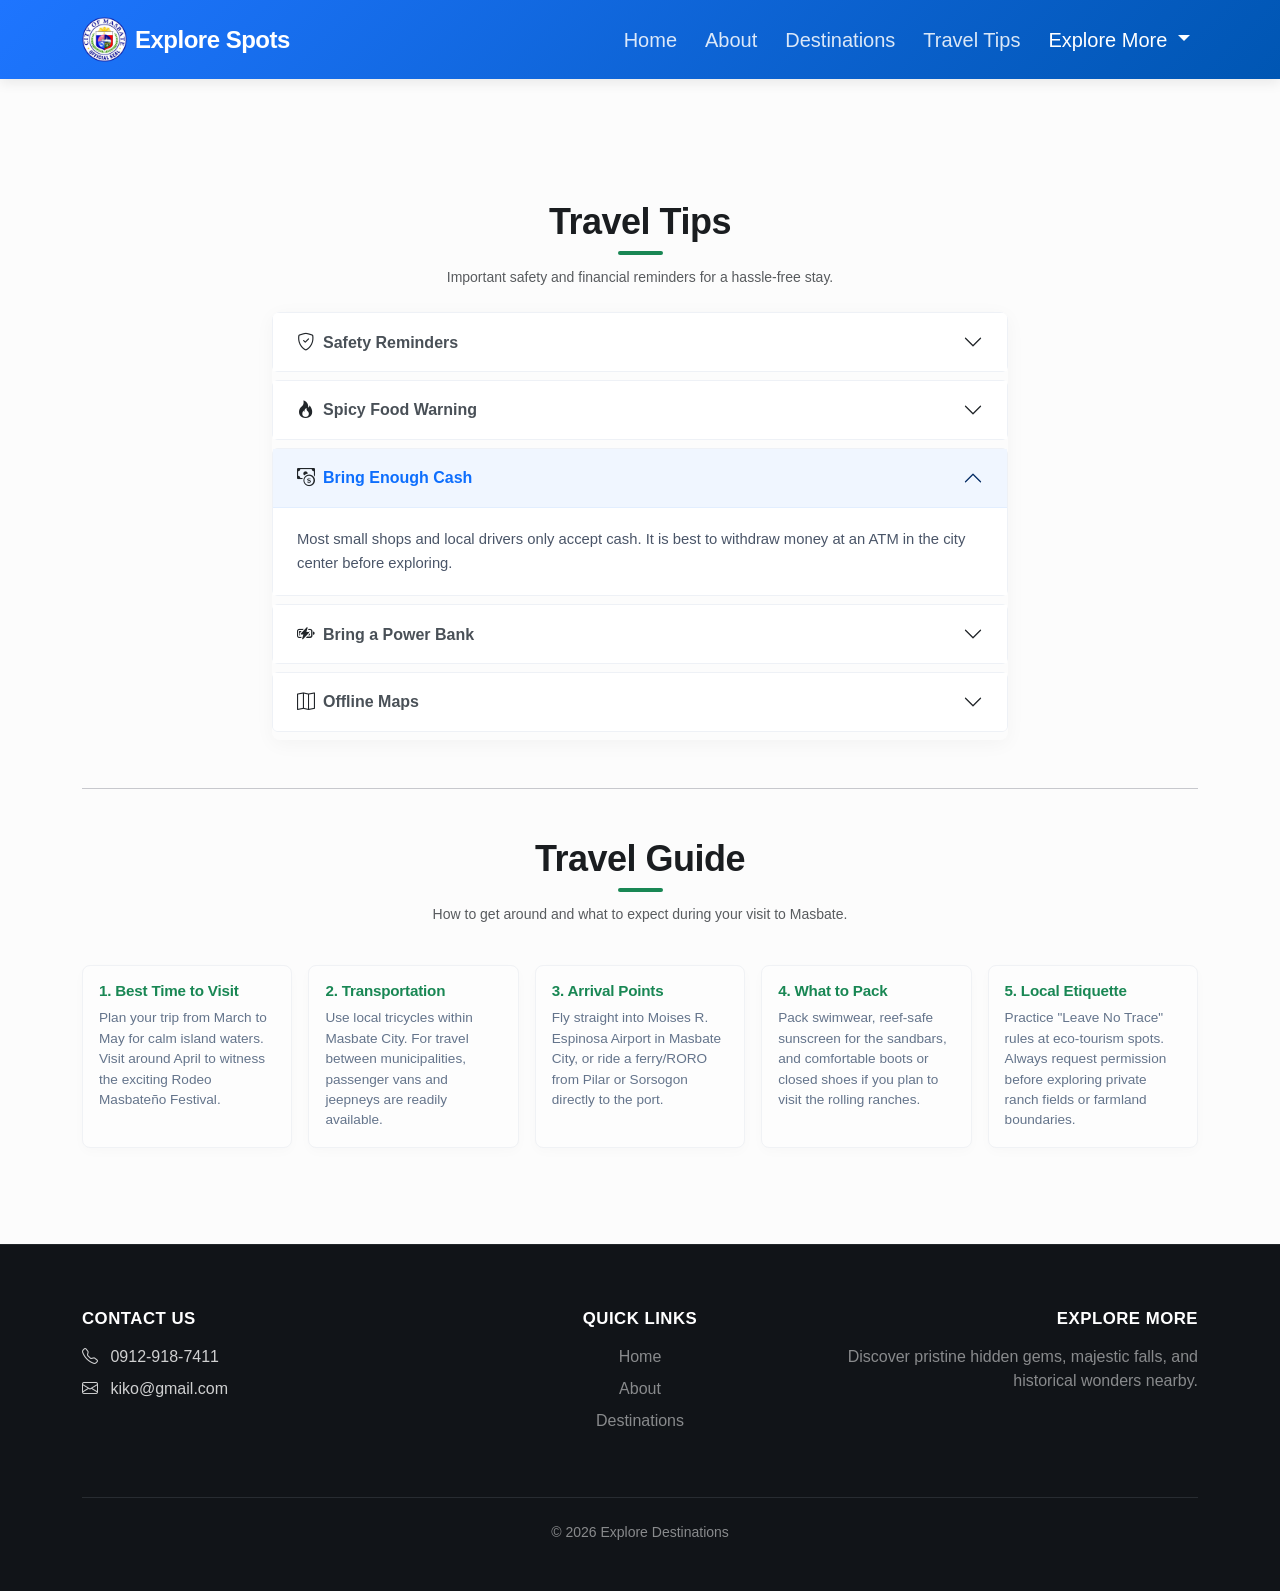
<file: travel_tips.html>
<!DOCTYPE html>
<html lang="en">
<head>
  <meta charset="UTF-8">
  <meta name="viewport" content="width=device-width, initial-scale=1.0">
  <title>Travel Tips & Guide - Masbate</title>
  <link href="https://cdn.jsdelivr.net/npm/bootstrap@5.3.3/dist/css/bootstrap.min.css" rel="stylesheet">
  <link rel="stylesheet" href="https://cdn.jsdelivr.net/npm/bootstrap-icons@1.11.3/font/bootstrap-icons.css">
  <link rel="stylesheet" href="style/style.css">
</head>
<body>

<nav class="navbar navbar-expand-lg navbar-dark custom-blue-navbar fixed-top">
  <div class="container">
    <a class="navbar-brand fw-bold d-inline-flex align-items-center" href="#">
      <img src="image/image21.png" alt="Logo" class="me-2" style="height: 45px; width: auto; object-fit: contain;">
      Explore Spots 
    </a>
    <button class="navbar-toggler" type="button" data-bs-toggle="collapse" data-bs-target="#navMenu" aria-controls="navMenu" aria-expanded="false" aria-label="Toggle navigation">
      <span class="navbar-toggler-icon"></span>
    </button>
    <div class="collapse navbar-collapse" id="navMenu">
      <ul class="navbar-nav ms-auto fs-5">
        <li class="nav-item"><a class="nav-link" href="index.html">Home</a></li>
        <li class="nav-item"><a class="nav-link" href="about.html">About</a></li>
        <li class="nav-item"><a class="nav-link" href="destination.html">Destinations</a></li>
        <li class="nav-item"><a class="nav-link" href="travel_tips.html">Travel Tips</a></li>
        
        <li class="nav-item dropdown">
          <a class="nav-link dropdown-toggle active" href="#" role="button" data-bs-toggle="dropdown" aria-expanded="false">
            Explore More
          </a>
          <ul class="dropdown-menu dropdown-menu-end shadow-sm border-0">
            <li><a class="dropdown-item" href="culture.html">Culture</a></li>
            <li><a class="dropdown-item" href="gallery.html">Gallery</a></li>
            <li><a class="dropdown-item" href="inquiry.html">Inquiry</a></li>
          </ul>
        </li>
      </ul>
    </div>
  </div>
</nav>

<div class="container py-5 mt-5">

  <div class="text-center mt-5 mb-4">
    <h2 class="custom-tips-title">Travel Tips</h2>
    <p class="text-muted small mt-2">Important safety and financial reminders for a hassle-free stay.</p>
  </div>

  <div class="row justify-content-center my-4">
    <div class="col-md-8 text-start">
      <div class="accordion custom-accordion" id="tipsAccordion">
        
        <div class="accordion-item custom-accordion-item">
          <h2 class="accordion-header">
            <button class="accordion-button collapsed" type="button" data-bs-toggle="collapse" data-bs-target="#collapseOne" aria-expanded="false" aria-controls="collapseOne">
              <i class="bi bi-shield-check me-2 text-dark"></i> Safety Reminders
            </button>
          </h2>
          <div id="collapseOne" class="accordion-collapse collapse" data-bs-parent="#tipsAccordion">
            <div class="accordion-body">
              Always check marine weather forecasts before booking island-hopping tours. Always wear provided life jackets on outrigger boats traveling to Buntod Sandbar or Ticao Island.
            </div>
          </div>
        </div>

        <div class="accordion-item custom-accordion-item">
          <h2 class="accordion-header">
            <button class="accordion-button collapsed" type="button" data-bs-toggle="collapse" data-bs-target="#collapseTwo" aria-expanded="false" aria-controls="collapseTwo">
              <i class="bi bi-fire me-2 text-dark"></i> Spicy Food Warning
            </button>
          </h2>
          <div id="collapseTwo" class="accordion-collapse collapse" data-bs-parent="#tipsAccordion">
            <div class="accordion-body">
              Bicol cuisine is famous for its heat. Sample small portions first if you are sensitive to spicy ingredients like siling labuyo.
            </div>
          </div>
        </div>

        <div class="accordion-item custom-accordion-item">
          <h2 class="accordion-header">
            <button class="accordion-button" type="button" data-bs-toggle="collapse" data-bs-target="#collapseThree" aria-expanded="true" aria-controls="collapseThree">
              <i class="bi bi-cash-coin me-2 text-dark"></i> Bring Enough Cash
            </button>
          </h2>
          <div id="collapseThree" class="accordion-collapse collapse show" data-bs-parent="#tipsAccordion">
            <div class="accordion-body">
              Most small shops and local drivers only accept cash. It is best to withdraw money at an ATM in the city center before exploring.
            </div>
          </div>
        </div>

        <div class="accordion-item custom-accordion-item">
          <h2 class="accordion-header">
            <button class="accordion-button collapsed" type="button" data-bs-toggle="collapse" data-bs-target="#collapseFour" aria-expanded="false" aria-controls="collapseFour">
              <i class="bi bi-battery-charging me-2 text-dark"></i> Bring a Power Bank
            </button>
          </h2>
          <div id="collapseFour" class="accordion-collapse collapse" data-bs-parent="#tipsAccordion">
            <div class="accordion-body">
              Keep your devices fully charged during long transit times or outdoor adventures where electricity grid sockets aren't accessible.
            </div>
          </div>
        </div>

        <div class="accordion-item custom-accordion-item">
          <h2 class="accordion-header">
            <button class="accordion-button collapsed" type="button" data-bs-toggle="collapse" data-bs-target="#collapseFive" aria-expanded="false" aria-controls="collapseFive">
              <i class="bi bi-map me-2 text-dark"></i> Offline Maps
            </button>
          </h2>
          <div id="collapseFive" class="accordion-collapse collapse" data-bs-parent="#tipsAccordion">
            <div class="accordion-body">
              Cellular signals can be weak or non-existent in remote regions. Pre-download maps on your phone for reliable offline navigation.
            </div>
          </div>
        </div>

      </div>
    </div>
  </div>

  <hr class="my-5 opacity-25">

  <div class="text-center mb-4">
    <h2 class="custom-tips-title">Travel Guide</h2>
    <p class="text-muted small mt-2">How to get around and what to expect during your visit to Masbate.</p>
  </div>

  <div class="row g-3 mt-4 text-start justify-content-center mb-5">
    
    <div class="col-md-6 col-lg-2-custom">
      <div class="card custom-guide-card h-100">
        <div class="card-body p-3">
          <h6 class="card-guide-title">1. Best Time to Visit</h6>
          <p class="card-guide-text text-muted small mb-0">Plan your trip from March to May for calm island waters. Visit around April to witness the exciting Rodeo Masbateño Festival.</p>
        </div>
      </div>
    </div>

    <div class="col-md-6 col-lg-2-custom">
      <div class="card custom-guide-card h-100">
        <div class="card-body p-3">
          <h6 class="card-guide-title">2. Transportation</h6>
          <p class="card-guide-text text-muted small mb-0">Use local tricycles within Masbate City. For travel between municipalities, passenger vans and jeepneys are readily available.</p>
        </div>
      </div>
    </div>

    <div class="col-md-6 col-lg-2-custom">
      <div class="card custom-guide-card h-100">
        <div class="card-body p-3">
          <h6 class="card-guide-title">3. Arrival Points</h6>
          <p class="card-guide-text text-muted small mb-0">Fly straight into Moises R. Espinosa Airport in Masbate City, or ride a ferry/RORO from Pilar or Sorsogon directly to the port.</p>
        </div>
      </div>
    </div>

    <div class="col-md-6 col-lg-2-custom">
      <div class="card custom-guide-card h-100">
        <div class="card-body p-3">
          <h6 class="card-guide-title">4. What to Pack</h6>
          <p class="card-guide-text text-muted small mb-0">Pack swimwear, reef-safe sunscreen for the sandbars, and comfortable boots or closed shoes if you plan to visit the rolling ranches.</p>
        </div>
      </div>
    </div>

    <div class="col-md-6 col-lg-2-custom">
      <div class="card custom-guide-card h-100">
        <div class="card-body p-3">
          <h6 class="card-guide-title">5. Local Etiquette</h6>
          <p class="card-guide-text text-muted small mb-0">Practice "Leave No Trace" rules at eco-tourism spots. Always request permission before exploring private ranch fields or farmland boundaries.</p>
        </div>
      </div>
    </div>

  </div>

</div>

<footer class="custom-dark-footer text-white py-5">
  <div class="container">
    <div class="row text-start pt-3">
      <div class="col-md-4 mb-4">
        <h5 class="fw-bold mb-3">Contact Us</h5>
        <p class="mb-2"><i class="bi bi-telephone me-2"></i> 0912-918-7411</p>
        <p><i class="bi bi-envelope me-2"></i> kiko@gmail.com</p>
      </div>
      <div class="col-md-4 text-md-center mb-4">
        <h5 class="fw-bold mb-3">Quick Links</h5>
        <p class="mb-2"><a href="index.html" class="text-white-50 text-decoration-none">Home</a></p>
        <p class="mb-2"><a href="about.html" class="text-white-50 text-decoration-none">About</a></p>
        <p><a href="destination.html" class="text-white-50 text-decoration-none">Destinations</a></p>
      </div>
      <div class="col-md-4 text-md-end">
        <h5 class="fw-bold mb-3">Explore More</h5>
        <p class="text-white-50">Discover pristine hidden gems, majestic falls, and historical wonders nearby.</p>
      </div>
    </div>
    <hr class="border-secondary my-4">
    <p class="text-center text-white-50 mb-0 small">© 2026 Explore Destinations</p>
  </div>
</footer>

<script src="https://cdn.jsdelivr.net/npm/bootstrap@5.3.3/dist/js/bootstrap.bundle.min.js"></script>
<script src="javascript/index.js"></script>
</body>
</html>
</file>
<file: style/style.css>
html{
    scroll-behavior: smooth;
}

body{
    font-family: 'Poppins', sans-serif;
    background: #f8f9fa;
    color: #212529;
    overflow-x: hidden;
}

/* NAVBAR */

.navbar{
    padding: 15px 0;
    background: rgba(13, 110, 253, 0.95) !important;
    backdrop-filter: blur(10px);
    transition: 0.3s;
}

.navbar-brand{
    font-size: 1.5rem;
    letter-spacing: 1px;
}

.nav-link{
    font-weight: 500;
    margin-left: 12px;
    transition: 0.3s;
}

.nav-link:hover{
    color: #dbeafe !important;
}

/* HERO */

.hero {
    height: 100vh;
    background-image: linear-gradient(
        rgba(0,0,0,0.5),
        rgba(0,0,0,0.5)
    ),
    url("../image/image7.jpg");

    background-size: cover;
    background-position: center;
    background-repeat: no-repeat;

    display: flex;
    justify-content: center;
    align-items: center;
    text-shadow: 2px 2px 10px rgba(0,0,0,0.7);
}
.hero h1{
    font-size: 4rem;
    animation: fadeDown 1s ease;
}

.hero p{
    font-size: 1.2rem;
    animation: fadeUp 1.2s ease;
}

.hero .btn{
    border-radius: 50px;
    padding: 12px 30px;
    font-weight: 600;
    transition: 0.3s;
}

.hero .btn:hover{
    transform: translateY(-4px);
}

/* SECTIONS */

section{
    padding: 90px 0;
}

section h2{
    font-weight: 700;
    color: #0d6efd;
}

/* IMAGE */

img{
    transition: 0.4s ease;
}

img:hover{
    transform: scale(1.03);
}

/* FEATURE CARDS */

.feature-card{
    border-radius: 20px;
    transition: 0.35s ease;
    background: #fff;
}

.feature-card:hover{
    transform: translateY(-10px);
    box-shadow: 0 20px 40px rgba(0,0,0,0.12) !important;
}

.feature-icon{
    font-size: 3rem;
}

/* BUTTONS */

.btn{
    border-radius: 50px;
    font-weight: 600;
    transition: 0.3s ease;
}

.btn:hover{
    transform: translateY(-3px);
}

/* FOOTER */

footer{
    background: #111827 !important;
}

footer h5{
    font-weight: 600;
}

footer p,
footer a{
    color: rgba(255,255,255,0.8);
    transition: 0.3s;
}

footer a:hover{
    color: #0d6efd !important;
    padding-left: 5px;
}

/* ANIMATIONS */

@keyframes fadeDown{
    from{
        opacity: 0;
        transform: translateY(-40px);
    }

    to{
        opacity: 1;
        transform: translateY(0);
    }
}

@keyframes fadeUp{
    from{
        opacity: 0;
        transform: translateY(40px);
    }

    to{
        opacity: 1;
        transform: translateY(0);
    }
}

/* MOBILE */

@media(max-width: 768px){

    .hero h1{
        font-size: 2.5rem;
    }

    .hero p{
        font-size: 1rem;
    }

    .navbar{
        padding: 10px 0;
    }

    section{
        padding: 70px 0;
    }
}


/*Story----------------------------*/

body {
    font-family: 'Segoe UI', Tahoma, Geneva, Verdana, sans-serif; /* cite: 3 */
    color: #333;
    background-color: #f8f9fa; /* Light grey background */
}

/* --- HERO BANNER --- */
.story-header {
    background: linear-gradient(rgba(0,0,0,0.6), rgba(0,0,0,0.6)), url('../image/download.jpg');
    background-size: cover;
    background-position: center;
    height: 60vh;
    display: flex;
    align-items: center;
    justify-content: center;
    color: white;
    text-shadow: 2px 2px 10px rgba(0,0,0,0.5);
}

/* --- STORY BOX --- */
.story-content {
    font-size: 1.15rem;
    line-height: 1.9;
    color: #2c3e50;
    max-width: 800px;
    margin: -50px auto 50px; /* Overlaps the header banner */
    background: white;
    padding: 40px;
    border-radius: 15px; /* cite: 3 */
    box-shadow: 0 15px 35px rgba(0,0,0,0.1);
    position: relative;
    z-index: 10;
}

/* --- TYPOGRAPHY --- */
.dropcap {
    float: left;
    font-size: 4rem;
    line-height: 1;
    font-weight: bold;
    margin-right: 10px;
    color: #2d6a4f; /* Main brand green[cite: 3] */
}

.italic {
    font-style: italic;
    color: #555;
    font-size: 1.25rem;
}

/* --- BUTTONS & NAVIGATION --- */
.back-btn {
    position: fixed;
    top: 20px;
    left: 20px;
    z-index: 100;
    background: rgba(255, 255, 255, 0.9);
    border-radius: 50px;
    padding: 8px 20px;
    color: #333;
    text-decoration: none;
    font-weight: bold;
    box-shadow: 0 4px 6px rgba(0,0,0,0.1);
    transition: all 0.3s ease;
}

.back-btn:hover {
    background: #2d6a4f; /* cite: 3 */
    color: white;
    transform: translateX(-5px);
}

.custom-btn {
    border-radius: 5px; /* cite: 3 */
    color: #2d6a4f; /* cite: 3 */
    border-color: #2d6a4f; /* cite: 3 */
    font-weight: 500; /* cite: 3 */
}

.custom-btn:hover {
    background-color: #2d6a4f; /* cite: 3 */
    color: white;
}

/* --- FOOTER --- */
footer {
    background-color: #212529;
    color: #ffffff;
    padding: 2rem 0;
}


/*--------------------------about------------------------------------------------------------*/

/* ================= GLOBAL ================= */
body {
  font-family: Arial, Helvetica, sans-serif;
  background: #f6f8fb;
  margin: 0;
  padding: 0;
}

/* fix navbar spacing */
body {
  padding-top: 70px;
}

/* ================= NAVBAR ================= */
.navbar {
  background: #0d6efd;
}

.navbar-brand {
  letter-spacing: 1px;
}

/* ================= HERO SECTION ================= */
.about-hero {
  background: linear-gradient(rgba(0,0,0,0.55), rgba(0,0,0,0.55)),
              url("../image/download.jpg");
  background-size: cover;
  background-position: center;
  height: 60vh;

  display: flex;
  align-items: center;
  justify-content: center;

  text-align: center;
}

.about-hero h1 {
  font-size: 3rem;
  animation: fadeDown 1s ease;
}

.about-hero p {
  animation: fadeUp 1.2s ease;
}

/* ================= CONTENT ================= */
main h2 {
  color: #1e2a38;
}

main p {
  font-size: 15px;
  line-height: 1.7;
  color: #555;
}

/* image frame */
.about-img-frame img {
  transition: transform 0.4s ease, box-shadow 0.4s ease;
  border-radius: 15px;
}

.about-img-frame img:hover {
  transform: scale(1.05);
  box-shadow: 0 15px 30px rgba(0,0,0,0.2);
}

/* ================= CENTER "WHO WE ARE" SECTION ================= */

/* center the whole left text column */
main .row {
  align-items: center;
}

/* center heading */
main h2 {
  text-align: center;
}

/* center paragraph text under it */
main .col-md-6:first-child {
  text-align: center;
}

/* optional: make it look cleaner */
main p {
  max-width: 500px;
  margin: 10px auto;
}

/* ================= FOOTER ================= */
.footer-wide {
  background: #111;
  color: #ddd;
  padding: 50px 0;
}

.footer-heading {
  font-weight: bold;
  margin-bottom: 15px;
  color: #fff;
}

.footer-wide a {
  color: #bbb;
  text-decoration: none;
}

.footer-wide a:hover {
  color: #fff;
  text-decoration: underline;
}

/* ================= ANIMATIONS ================= */
@keyframes fadeDown {
  from {
    opacity: 0;
    transform: translateY(-30px);
  }
  to {
    opacity: 1;
    transform: translateY(0);
  }
}

@keyframes fadeUp {
  from {
    opacity: 0;
    transform: translateY(30px);
  }
  to {
    opacity: 1;
    transform: translateY(0);
  }
}

/*destination-------------------------------------------------------------*/

/* ==========================================================================
   1. GLOBAL & LAYOUT ADJUSTMENTS
   ========================================================================== */
body {
    background-color: #f8f9fa; 
    padding-top: 56px; 
}

/* Fixes fixed navbar spacing issues safely */
div[style*="height: 100px;"] {
    height: 50px !important; 
    display: block;
    clear: both;
}

/* ==========================================================================
   2. HEADER & SEARCH SECTIONS (Fixes grid collapse bugs)
   ========================================================================== */
.custom-page-title {
    font-size: 2.5rem;
    font-weight: 800;
    color: #1a1a1a;
    margin-bottom: 20px;
    letter-spacing: -0.5px;
}

.search-section-header {
    background: #ffffff;
    padding: 30px;
    border-radius: 12px;
    box-shadow: 0 4px 15px rgba(0, 0, 0, 0.05);
    margin-bottom: 40px !important; /* Forces spacing below the search area */
    display: block; /* Ensures it acts as a structural block element */
}

.custom-search-input, 
.custom-select-filter {
    height: 50px;
    border-radius: 8px;
    border: 1px solid #ced4da;
    padding-left: 15px;
    font-size: 1rem;
    transition: all 0.3s ease;
    width: 100%; /* Guarantees fields occupy full column width */
}

.custom-search-input:focus, 
.custom-select-filter:focus {
    border-color: #0d6efd;
    box-shadow: 0 0 0 0.25rem rgba(13, 110, 253, 0.15);
}

/* ==========================================================================
   3. DESTINATION GRID & CARDS (Fixed alignment rules)
   ========================================================================== */
#destinationsGrid {
    margin-top: 20px !important;
    min-height: 200px; /* Guarantees structural room so cards don't drop behind footer */
    clear: both;
}

.custom-destination-card {
    width: 100%; /* Forces the card to scale correctly to the Bootstrap column width */
    border: none;
    border-radius: 16px;
    box-shadow: 0 6px 18px rgba(0, 0, 0, 0.06);
    transition: transform 0.3s ease, box-shadow 0.3s ease;
    overflow: hidden;
    background: #ffffff;
    margin-bottom: 24px; /* Space between card rows */
}

.custom-destination-card:hover {
    transform: translateY(-5px);
    box-shadow: 0 12px 25px rgba(0, 0, 0, 0.12);
}

.custom-destination-card .card-img-top {
    height: 240px;
    object-fit: cover;
    width: 100%;
}

.card-destination-name {
    font-size: 1.4rem;
    font-weight: 700;
    margin-top: 10px;
    margin-bottom: 8px;
    color: #212529;
}

.badge-category {
    background-color: #e7f1ff;
    color: #0d6efd;
    padding: 6px 12px;
    font-weight: 600;
    font-size: 0.8rem;
    border-radius: 30px;
    letter-spacing: 0.5px;
    display: inline-block;
}

.card-location-geo {
    color: #6c757d;
    font-size: 0.95rem;
    font-weight: 500;
    margin-bottom: 15px;
}

.card-location-geo i {
    color: #dc3545; 
}

.card-description-text {
    font-size: 0.95rem;
    color: #495057;
    line-height: 1.6;
}

.meta-info-row {
    font-size: 0.9rem;
    margin-bottom: 6px;
    color: #495057;
}

.meta-info-row strong {
    color: #212529;
}

/* ==========================================================================
   4. FOOTER FINE-TUNING
   ========================================================================== */
footer {
    border-top: 4px solid #212529;
    position: relative;
    z-index: 10;
    clear: both;
}

footer h5 {
    font-weight: 600;
    margin-bottom: 20px;
    letter-spacing: 0.5px;
}

/*-------------------------------------------inquiry-----------------*/

/* HERO */
.inquiry-hero {
  background: linear-gradient(rgba(0,0,0,0.6),
              rgba(0,0,0,0.6)),
              url("../image/image3.jpg");

  background-size: cover;
  background-position: center;

  padding: 100px 20px;
}

/* CARD */
.inquiry-card {
  border: none;
  border-radius: 15px;
}

/* INPUT */
.form-control,
.form-select {
  padding: 12px;
  border-radius: 10px;
}

/* BUTTON */
.btn-primary {
  padding: 12px;
  border-radius: 30px;
}

/* ERROR */
.error {
  color: red;
  font-size: 14px;
}


/*-------Trave tips--------*/

body {
    background-color: #fcfcfc;
    font-family: 'Segoe UI', Roboto, Helvetica, Arial, sans-serif;
    color: #2b2d42;
    -webkit-font-smoothing: antialiased;
}

/* ==========================================================================
   NAVIGATION HEADERS
   ========================================================================== */
.custom-blue-navbar {
    background: linear-gradient(135deg, #1e75ff, #0056b3) !important;
    box-shadow: 0 4px 12px rgba(0, 0, 0, 0.08);
    padding: 0.75rem 0;
    transition: all 0.3s ease;
}

.custom-blue-navbar .navbar-brand {
    letter-spacing: -0.5px;
}

.custom-blue-navbar .nav-link {
    color: rgba(255, 255, 255, 0.85) !important;
    font-weight: 500;
    position: relative;
    transition: color 0.2s ease;
}

.custom-blue-navbar .nav-link:hover,
.custom-blue-navbar .nav-link.active {
    color: #ffffff !important;
}

/* ==========================================================================
   PAGE SECTION TITLES
   ========================================================================== */
.custom-tips-title {
    color: #1a1d20 !important;
    font-size: 2.25rem;
    font-weight: 700;
    letter-spacing: -0.5px;
    margin-bottom: 0.25rem;
    display: inline-block;
    position: relative;
}

/* Sleek subtle colored accent bar beneath the section headers */
.custom-tips-title::after {
    content: '';
    display: block;
    width: 45px;
    height: 4px;
    background-color: #198754; /* Clean green accent color lines */
    margin: 8px auto 0 auto;
    border-radius: 2px;
}

/* ==========================================================================
   ACCORDION SYSTEMS
   ========================================================================== */
.custom-accordion {
    border: none !important;
    box-shadow: 0 4px 20px rgba(0, 0, 0, 0.04);
    border-radius: 8px !important;
    overflow: hidden;
}

.custom-accordion-item {
    border: 1px solid #eef1f6 !important;
    margin-bottom: 8px;
    border-radius: 6px !important;
    background-color: #ffffff;
    transition: all 0.2s ease;
}

.custom-accordion-item:hover {
    border-color: #d8e2ef !important;
    box-shadow: 0 4px 12px rgba(0, 0, 0, 0.02);
}

/* Uncollapsed Button State */
.custom-accordion .accordion-button {
    background-color: #ffffff !important;
    color: #495057 !important;
    font-size: 1rem;
    font-weight: 600;
    padding: 1.15rem 1.5rem;
    border: none;
    box-shadow: none !important;
}

/* Expanded/Active Dropdown Panel State */
.custom-accordion .accordion-button:not(.collapsed) {
    background-color: #f0f6ff !important; /* Elegant tint grid overlay background */
    color: #0d6efd !important;
    border-bottom: 1px solid #e2eeff;
}

/* Subtle icon spacing tweak */
.custom-accordion .accordion-button i {
    font-size: 1.1rem;
    transition: transform 0.2s ease;
}

.custom-accordion .accordion-body {
    background-color: #ffffff;
    color: #4a5568;
    font-size: 0.925rem;
    line-height: 1.6;
    padding: 1.25rem 1.5rem;
}

/* ==========================================================================
   TRAVEL GUIDE 5-COLUMN MATRIX PANELS
   ========================================================================== */
.custom-guide-card {
    border: 1px solid #f0f2f5 !important;
    background-color: #fdfdfd !important; /* Ultra clean block background tint */
    border-radius: 8px !important;
    box-shadow: 0 4px 12px rgba(0, 0, 0, 0.02) !important;
    transition: transform 0.3s cubic-bezier(0.16, 1, 0.3, 1), box-shadow 0.3s ease;
}

.custom-guide-card:hover {
    transform: translateY(-4px);
    box-shadow: 0 12px 24px rgba(0, 0, 0, 0.06) !important;
    border-color: #e2e8f0 !important;
    background-color: #ffffff !important;
}

/* Bold Green Section Labels inside layout panels */
.card-guide-title {
    font-size: 0.95rem;
    font-weight: 700;
    color: #198754 !important; /* Premium branding green */
    letter-spacing: -0.2px;
    margin-bottom: 0.5rem;
}

.card-guide-text {
    line-height: 1.5;
    color: #64748b !important;
    font-size: 0.85rem !important;
}

/* ==========================================================================
   FOOTERS
   ========================================================================== */
.custom-dark-footer {
    background-color: #111418 !important;
    border-top: 1px solid #212529;
}

.custom-dark-footer h5 {
    color: #ffffff;
    font-size: 1.05rem;
    letter-spacing: 0.5px;
    text-transform: uppercase;
}

.custom-dark-footer a {
    transition: color 0.2s ease, padding-left 0.2s ease;
}

.custom-dark-footer a:hover {
    color: #ffffff !important;
    padding-left: 4px;
}

/* ==========================================================================
   RESPONSIVE LAYOUT CONSTRAINTS
   ========================================================================== */
@media (min-width: 992px) {
    .col-lg-2-custom {
        flex: 0 0 20% !important;
        max-width: 20% !important;
    }
}


/*--------------------------culture-------------------------*/

/* Custom Card Styles for Culture Gallery Grid */
.custom-culture-card {
  border-top: 5px solid #198754 !important; /* Green top boundary accent from your photo template */
  border-radius: 8px;
  overflow: hidden;
  transition: transform 0.2s ease, box-shadow 0.2s ease;
}

/* Card hover scaling micro-interaction */
.custom-culture-card:hover {
  transform: translateY(-4px);
  box-shadow: 0 10px 20px rgba(0,0,0,0.1) !important;
}

/* Image Uniform Crop Mechanics */
.card-img-container {
  height: 240px;
  width: 100%;
  overflow: hidden;
  background-color: #f0f0f0;
}

.card-img-container img {
  width: 100%;
  height: 100%;
  object-fit: cover; /* Keeps image perspective locked and clean */
}

/* Header Text Matching Photo Design colors */
.custom-culture-card .card-title {
  color: #198754; /* Deep thematic green title text */
  font-size: 1.6rem;
}

/* Custom black pill badge requested to replace the original red scheme */
.custom-badge-pill {
  background-color: #212529; /* Deep Solid Black */
  color: #ffffff;
  text-align: center;
  padding: 6px 12px;
  font-weight: 600;
  font-size: 0.9rem;
  border-radius: 6px;
  width: 100%;
  display: inline-block;
  letter-spacing: 0.5px;
}

/* Location Text and Pin Adjustments */
.location-wrapper i {
  color: #6c757d;
}
.location-wrapper span {
  font-size: 0.95rem;
}
</file>
